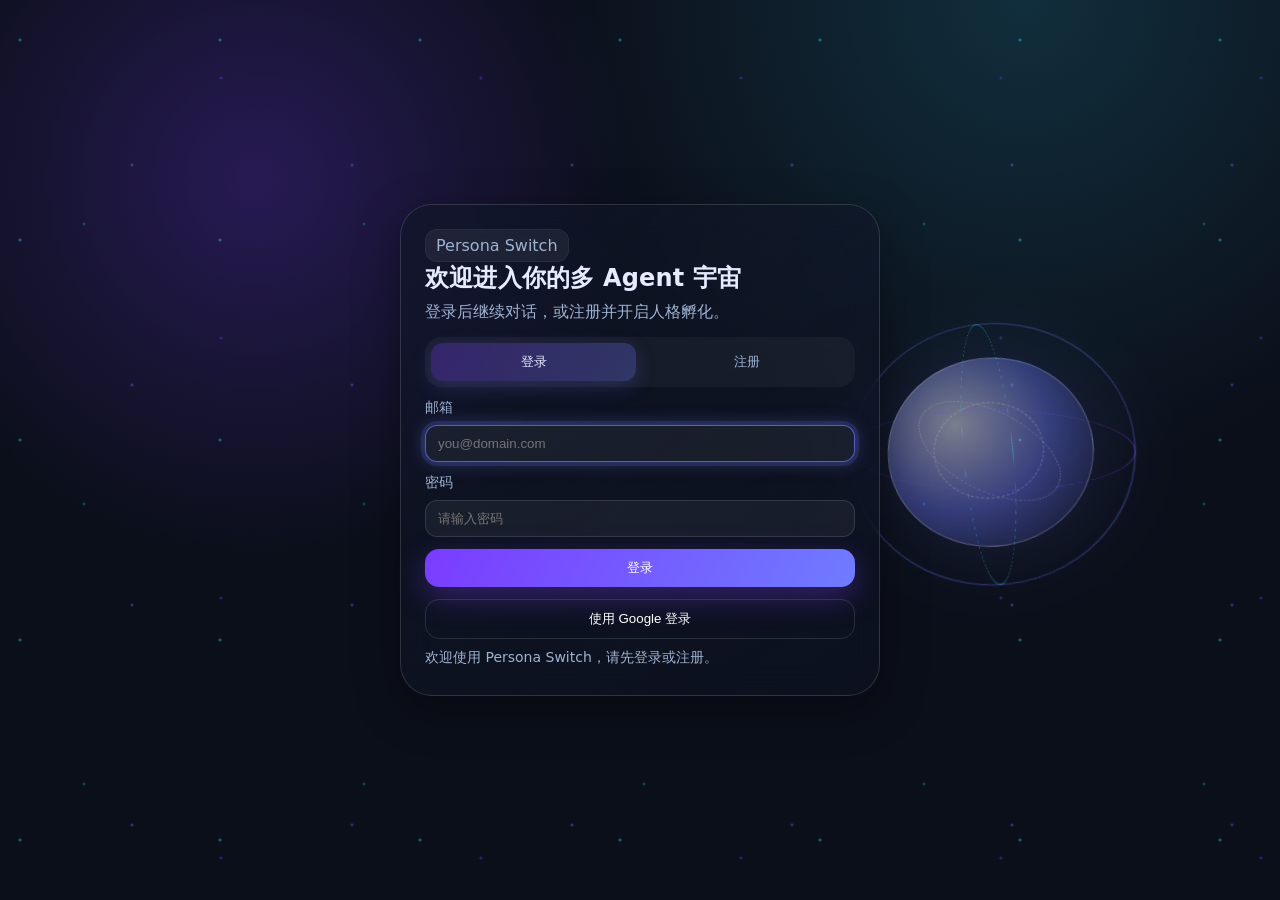
<file: index.html>
<!DOCTYPE html>
<html lang="zh-CN">
<head>
  <meta charset="UTF-8" />
  <meta name="viewport" content="width=device-width, initial-scale=1.0" />
  <title>Persona Switch · 多 Agent 决策辅助</title>
  <link rel="stylesheet" href="./style.css?v=20260307-8" />
</head>
<body>
  <div id="auth-screen" class="auth-screen">
    <div class="particle-layer" aria-hidden="true"></div>
    <div class="seed-3d" aria-hidden="true">
      <div class="seed-core"></div>
      <div class="seed-ring ring-a"></div>
      <div class="seed-ring ring-b"></div>
      <div class="seed-ring ring-c"></div>
      <div class="seed-wire wire-a"></div>
      <div class="seed-wire wire-b"></div>
    </div>
    <section class="auth-card glass">
      <div class="auth-head">
        <div class="pill">Persona Switch</div>
        <h2>欢迎进入你的多 Agent 宇宙</h2>
        <p class="sub">登录后继续对话，或注册并开启人格孵化。</p>
      </div>

      <div class="auth-tabs" role="tablist" aria-label="登录注册切换">
        <button class="tab active" id="tab-login" data-tab="login">登录</button>
        <button class="tab" id="tab-register" data-tab="register">注册</button>
      </div>

      <form id="form-login" class="auth-form active" novalidate>
        <label>
          邮箱
          <input type="email" id="login-email" placeholder="you@domain.com" required />
        </label>
        <label>
          密码
          <input type="password" id="login-password" placeholder="请输入密码" required minlength="6" />
        </label>
        <button class="btn breathe" type="submit">登录</button>
        <button class="btn ghost google" type="button" id="btn-google">使用 Google 登录</button>
      </form>

      <form id="form-register" class="auth-form" novalidate>
        <label>
          邮箱
          <input type="email" id="register-email" placeholder="you@domain.com" required />
        </label>
        <label>
          密码
          <input type="password" id="register-password" placeholder="至少 6 位" required minlength="6" />
        </label>
        <label>
          昵称
          <input type="text" id="register-nickname" placeholder="给自己起个名字" required />
        </label>
        <button class="btn breathe" type="submit">注册并进入人格孵化</button>
      </form>

      <div id="auth-feedback" class="auth-feedback" aria-live="polite"></div>
    </section>
  </div>

  <header class="topbar app-shell hidden">
    <div class="logo pill">Persona Switch · Alpha</div>
    <nav>
      <a href="#incubate">孵化室</a>
      <a href="#dialog">多 Agent 对话</a>
      <a href="#matrix">决策矩阵</a>
    </nav>
    <div class="top-actions">
      <select class="profile-select">
        <option>当前人格档案 · 默认</option>
        <option>创业者档案</option>
        <option>投资者档案</option>
      </select>
      <button class="btn ghost" id="btn-back-login" type="button">返回登录页</button>
    </div>
  </header>

  <main class="app-shell hidden">
    <section id="hero" class="section hero">
      <div>
        <div class="pill">人格驱动 · 多视角决策</div>
        <h1>Persona Switch</h1>
        <p class="sub">基于你的个性孵化 3-5 个偏移 Agent，提供共生辩论与决策矩阵，帮助你看见更全面的自己。</p>
        <div class="actions">
          <button class="btn" id="btn-incubate">开始孵化</button>
          <a class="btn ghost" href="./principle.html">查看原理</a>
        </div>
        <div class="badges">
          <span class="pill">同源异相</span>
          <span class="pill">思想内窥镜</span>
          <span class="pill">共生协作网络</span>
        </div>
      </div>
      <div class="hero-visual card">
        <div class="iridescent-stage">
          <div class="iridescent-sphere">
            <div class="blob b1"></div>
            <div class="blob b2"></div>
            <div class="blob b3"></div>
            <div class="caustic"></div>
          </div>
        </div>
        <div class="hint">人格种子分裂 → 多 Agent</div>
      </div>
    </section>

    <section id="incubate" class="section">
      <div class="card incubator">
        <div class="incubator-header">
          <div>
            <h2>孵化你的 Agent 宇宙</h2>
            <p class="sub">完成 6 步：基础信息、人格罗盘、价值观、经历锚点、情境测试、Agent 定制。</p>
          </div>
        </div>

        <div class="incubator-stepper" id="incubate-stepper">
          <button class="step-chip active" data-jump-step="1">1 基础信息</button>
          <button class="step-chip" data-jump-step="2">2 人格罗盘</button>
          <button class="step-chip" data-jump-step="3">3 价值观</button>
          <button class="step-chip" data-jump-step="4">4 经历锚点</button>
          <button class="step-chip" data-jump-step="5">5 情境测试</button>
          <button class="step-chip" data-jump-step="6">6 Agent孵化</button>
        </div>

        <div class="incubator-layout">
          <div class="incubator-main">
            <div class="step-state step-state-inline">
              <span id="incubate-step-text">步骤 1/6：基础信息</span>
              <div class="step-progress"><div id="incubate-progress-fill"></div></div>
            </div>
            <div class="incubator-body">
              <div class="incubate-step active" data-step="1">
                <h3>基础信息与身份锚点</h3>
                <p class="sub">建立基础人口学与语言风格基线。</p>
                <div class="grid two">
                  <div class="card identity-anchor-card">
                    <h4>身份锚点</h4>
                    <p class="sub">无需上传头像，系统将基于你的输入自动构建初始人格雏形。</p>
                    <div class="identity-orb">
                      <div class="identity-grid" aria-hidden="true"></div>
                      <div class="identity-halo halo-a" aria-hidden="true"></div>
                      <div class="identity-halo halo-b" aria-hidden="true"></div>
                      <div class="identity-avatar" aria-hidden="true">
                        <span class="avatar-head"></span>
                        <span class="avatar-torso"></span>
                        <span class="avatar-arm arm-left"></span>
                        <span class="avatar-arm arm-right"></span>
                      </div>
                      <span class="identity-particle p1" aria-hidden="true"></span>
                      <span class="identity-particle p2" aria-hidden="true"></span>
                      <span class="identity-particle p3" aria-hidden="true"></span>
                      <span class="identity-particle p4" aria-hidden="true"></span>
                    </div>
                    <div class="identity-tags">
                      <span class="pill" id="tag-base-age">年龄：26</span>
                      <span class="pill" id="tag-base-job">职业：待填写</span>
                      <span class="pill" id="tag-base-style">风格：待分析</span>
                    </div>
                  </div>
                  <div class="card base-form-card">
                    <div class="trait-list">
                      <label>昵称 <input id="base-nickname" type="text" placeholder="请输入昵称（必填）" /><span></span></label>
                      <label>年龄 <input id="base-age" type="range" min="12" max="80" value="26" /><span id="val-base-age">26</span></label>
                      <label>性别
                        <select id="base-gender">
                          <option value="">不愿透露</option>
                          <option>男性</option>
                          <option>女性</option>
                          <option>非二元</option>
                        </select>
                        <span></span>
                      </label>
                      <label>职业 <input id="base-job" type="text" placeholder="如：产品经理 / 开发者" /><span></span></label>
                      <label>教育 <select id="base-edu"><option>本科</option><option>大专</option><option>硕士</option><option>博士</option><option>其他</option></select><span></span></label>
                      <label>地理位置 <input id="base-location" type="text" placeholder="国家 / 时区（可选）" /><span></span></label>
                    </div>
                    <textarea id="base-intro" rows="2" placeholder="用一句话描述自己（语言风格会用于初步分析）"></textarea>
                  </div>
                </div>
                <div class="input-progress-panel">
                  <div class="input-progress-head">
                    <span>信息输入进度</span>
                    <span id="base-info-progress-text">0/5 完成</span>
                  </div>
                  <div class="step-progress"><div id="base-info-progress-fill"></div></div>
                </div>
              </div>

              <div class="incubate-step" data-step="2">
                <div class="grid two">
                  <div class="card radar-panel">
                    <h3>五维人格罗盘</h3>
                    <p class="sub">拖动顶点或滑块，定义你的基准人格。</p>
                    <div class="radar-wrap">
                      <svg id="persona-radar" viewBox="0 0 320 320" aria-label="五维人格雷达图">
                        <g id="radar-grid"></g>
                        <polygon id="radar-value" points=""></polygon>
                        <g id="radar-handles"></g>
                      </svg>
                    </div>
                  </div>
                  <div class="card">
                    <h3>维度微调</h3>
                    <div class="trait-list">
                      <label>理性-感性 <input id="trait-rationality" type="range" min="0" max="100" value="68" /><span id="val-rationality">68</span></label>
                      <label>稳健-冒险 <input id="trait-risk" type="range" min="0" max="100" value="44" /><span id="val-risk">44</span></label>
                      <label>利己-利他 <input id="trait-altruism" type="range" min="0" max="100" value="55" /><span id="val-altruism">55</span></label>
                      <label>短期-长期 <input id="trait-horizon" type="range" min="0" max="100" value="62" /><span id="val-horizon">62</span></label>
                      <label>依赖-自主 <input id="trait-autonomy" type="range" min="0" max="100" value="58" /><span id="val-autonomy">58</span></label>
                    </div>
                    <div id="radar-meaning" class="suggest-card">你当前偏向理性与长期导向。</div>
                  </div>
                </div>
              </div>

              <div class="incubate-step" data-step="3">
                <h3>价值观罗盘与人生原则</h3>
                <p class="sub">拖拽排序核心价值观，并补充你的原则陈述。</p>
                <div class="grid two">
                  <div class="card">
                    <h4>价值观排序</h4>
                    <div id="value-sort-list" class="value-sort-list"></div>
                  </div>
                  <div class="card">
                    <h4>原则陈述</h4>
                    <textarea id="principle-1" rows="2" placeholder="我始终坚持..."></textarea>
                    <textarea id="principle-2" rows="2" placeholder="当我面临冲突时，我会..."></textarea>
                    <div class="trait-list">
                      <label>过程正义 vs 结果正义 <input id="principle-justice" type="range" min="0" max="100" value="52" /><span id="val-principle-justice">52</span></label>
                      <label>集体利益 vs 个人利益 <input id="principle-collective" type="range" min="0" max="100" value="48" /><span id="val-principle-collective">48</span></label>
                    </div>
                  </div>
                </div>
              </div>

              <div class="incubate-step" data-step="4">
                <h3>关键经历与决策锚点</h3>
                <p class="sub">添加经历节点，构建你的长期记忆锚点。</p>
                <div class="experience-grid" id="experience-grid"></div>
                <div class="grid two slim" style="margin-top: 12px;">
                  <input id="experience-note" placeholder="为当前选中的经历补充一句描述..." />
                  <div id="selected-exp-list" class="selected-exp-list"></div>
                </div>
                <div class="card mini-form">
                  <h4>新增经历</h4>
                  <div class="grid two slim">
                    <input id="timeline-title" placeholder="经历标题" />
                    <input id="timeline-year" type="number" placeholder="年份" />
                    <input id="timeline-desc" placeholder="描述（100字内）" />
                    <select id="timeline-result"><option>成功</option><option>失败</option><option>中立</option></select>
                  </div>
                  <button class="btn ghost" id="btn-add-timeline" type="button">添加到时间轴</button>
                  <div id="timeline-list" class="timeline-list"></div>
                </div>
              </div>

              <div class="incubate-step" data-step="5">
                <h3>决策风格测试（情境模拟）</h3>
                <p class="sub">选择你在情境中的偏好，系统将微调Agent偏移。</p>
                <div id="scenario-list" class="scenario-list"></div>
              </div>

              <div class="incubate-step" data-step="6">
                <div class="grid two-left">
                  <div class="card">
                    <h3>Agent 宇宙孵化池</h3>
                    <p class="sub">点击光球编辑偏移与昵称，可新增至最多 5 个 Agent。</p>
                    <div id="incubator-pool" class="incubator-pool"></div>
                    <div class="actions">
                      <button id="btn-add-agent" class="btn ghost" type="button">新增 Agent</button>
                      <button id="btn-random-agent" class="btn ghost" type="button">随机生成</button>
                    </div>
                  </div>
                  <div class="card">
                    <h3>Agent 定制面板</h3>
                    <p class="sub">实时预览 3D 形象变化（表情/配饰）。</p>
                    <div class="agent-preview-wrap">
                      <div class="agent-preview-avatar" id="agent-preview-avatar">
                        <span class="preview-fallback">3D</span>
                      </div>
                      <div class="agent-preview-meta">
                        <div class="pill" id="agent-preview-style">中性风格</div>
                        <div class="pill" id="agent-preview-accessory">配饰：标准环</div>
                      </div>
                    </div>
                    <div class="trait-list">
                      <label>Agent 名称 <input id="custom-agent-name" type="text" placeholder="输入 Agent 名称" /><span></span></label>
                      <label>理性偏移 <input id="offset-rationality" type="range" min="-40" max="40" value="0" /><span id="val-offset-rationality">0</span></label>
                      <label>冒险偏移 <input id="offset-risk" type="range" min="-40" max="40" value="0" /><span id="val-offset-risk">0</span></label>
                      <label>情绪偏移 <input id="offset-emotion" type="range" min="-40" max="40" value="0" /><span id="val-offset-emotion">0</span></label>
                    </div>
                  </div>
                </div>
              </div>
            </div>

            <div class="incubator-footer">
              <button class="btn ghost" id="btn-prev-step" type="button">上一步</button>
              <button class="btn ghost" id="btn-skip-step" type="button">跳过</button>
              <button class="btn" id="btn-next-step" type="button">下一步</button>
              <button class="btn alt hidden" id="btn-complete-incubate" type="button">完成孵化</button>
            </div>
          </div>

          <aside class="incubator-side card">
            <h4>3D 预览区</h4>
            <p class="sub">随着输入动态生长的人格种子</p>
            <div id="incubator-seed-preview" class="incubator-seed-preview">
              <div class="seed-core"></div>
              <div class="seed-ring ring-a"></div>
              <div class="seed-ring ring-b"></div>
              <div class="seed-ring ring-c"></div>
            </div>
            <div id="incubator-seed-hint" class="suggest-card">当前阶段：基础信息构建中</div>
          </aside>
        </div>
      </div>
    </section>

    <section id="dialog" class="section dialog-shell">
      <div id="app-particles" class="app-particles" aria-hidden="true"></div>
      <aside class="dialog-left glass-panel">
        <div class="left-head">
          <h3>Agent 边栏</h3>
          <p class="sub">可启用、聚焦、排序、编辑</p>
        </div>
        <div id="agent-list" class="agent-sidebar-list"></div>
        <div class="left-foot">
          <button class="btn ghost" id="btn-new-agent">+ 新建Agent</button>
          <button class="btn ghost" id="btn-edit-agent">编辑Agent</button>
        </div>
      </aside>

      <div class="dialog-center glass-panel">
        <div class="dialog-topbar">
          <div>
            <h3 id="dialog-title">多Agent协作会话</h3>
            <span class="sub" id="dialog-time">--:--</span>
          </div>
          <div class="status-group">
            <span class="pill" id="net-status">网络：已连接</span>
            <button class="btn ghost" id="btn-view-matrix">查看决策矩阵</button>
          </div>
        </div>

        <div class="dialog-stage-wrap">
          <div id="dialog-3d-stage" class="dialog-3d-stage"></div>
        </div>

        <div class="decision-setup glass-panel">
          <div class="decision-setup-head">
            <h4>决策窗口</h4>
            <button class="btn ghost" id="btn-sync-decision" type="button">同步到决策分析</button>
          </div>
          <div class="decision-setup-grid">
            <input id="decision-topic" type="text" placeholder="输入当前要决策的问题（例如：本周是否扩大投放）" />
            <input id="decision-option-a" type="text" placeholder="方案A" />
            <input id="decision-option-b" type="text" placeholder="方案B" />
            <input id="decision-option-c" type="text" placeholder="方案C" />
          </div>
        </div>

        <div class="bubbles chat-stream" id="chat-area"></div>

        <div class="composer-shell">
          <div class="quick-bar">
            <button class="quick-btn" id="btn-mention">@指定Agent</button>
            <div class="mention-picker hidden" id="mention-picker">
              <div class="mention-picker-title">指定回复 Agent</div>
              <div class="mention-picker-list" id="mention-picker-list"></div>
            </div>
            <button class="quick-btn" id="btn-debate">发起辩论</button>
            <button class="quick-btn" id="btn-upload">上传文件</button>
          </div>
          <div class="question-bar">
            <textarea id="user-input" rows="1" placeholder="输入问题，Enter发送，Shift+Enter换行"></textarea>
            <button class="btn" id="btn-send">发送</button>
          </div>
        </div>
      </div>

      <aside id="insight-panel" class="dialog-right collapsed glass-panel">
        <button class="right-handle" id="btn-toggle-insight" title="展开决策速览">📊 决策速览</button>
        <div class="right-content">
          <h4>实时观点聚类</h4>
          <div id="cluster-list" class="cluster-list"></div>
          <h4>快速风险评分</h4>
          <div id="mini-heatmap" class="mini-heatmap"></div>
          <h4>建议下一步</h4>
          <div id="next-suggestion" class="suggest-card">让理性Agent与冒险Agent辩论一次。</div>
        </div>
      </aside>
    </section>

    <section id="matrix" class="section decision-shell">
      <div class="decision-topbar glass-panel">
        <button class="btn ghost" id="btn-back-dialog">← 返回对话</button>
        <h3>决策分析报告</h3>
        <div class="actions">
          <button class="btn ghost" id="btn-refresh-report">🔄 刷新</button>
          <button class="btn" id="btn-export-report">📥 导出</button>
        </div>
      </div>

      <div class="decision-grid">
        <div class="card decision-col">
          <h4>观点聚类</h4>
          <div class="cluster-block consensus">
            <div class="cluster-title" id="consensus-title">共识点 (0)</div>
            <div id="consensus-list"></div>
          </div>
          <div class="cluster-block divergence">
            <div class="cluster-title" id="divergence-title">分歧点 (0)</div>
            <div id="divergence-list"></div>
          </div>
        </div>

        <div class="card decision-col">
          <div class="heat-head">
            <h4>风险热力图</h4>
            <select id="risk-view-mode">
              <option value="avg">平均风险</option>
              <option value="divergence">分歧风险</option>
            </select>
          </div>
          <div id="risk-matrix-grid" class="risk-matrix-grid"></div>
          <div class="weight-controls">
            <label>财务权重 <input type="range" id="w-finance" min="0" max="100" value="40" /></label>
            <label>情感权重 <input type="range" id="w-emotion" min="0" max="100" value="25" /></label>
            <label>时间权重 <input type="range" id="w-time" min="0" max="100" value="35" /></label>
          </div>
          <div id="risk-detail" class="risk-detail">点击热力格查看评分详情。</div>
        </div>

        <div class="card decision-col">
          <div class="tree-head">
            <h4>决策路径树</h4>
            <button class="btn ghost" id="btn-auto-layout">自动布局</button>
          </div>
          <div id="decision-tree" class="decision-tree"></div>
          <button class="btn ghost" id="btn-export-tree">导出PNG</button>
        </div>
      </div>

      <div class="decision-bottom-bar glass-panel">
        <button class="btn alt" id="btn-generate-report">生成报告</button>
        <button class="btn ghost" id="btn-continue-chat">返回对话继续讨论</button>
      </div>
    </section>

    <div id="report-modal" class="report-modal hidden">
      <div class="report-modal-body glass-panel">
        <h3>报告预览</h3>
        <p class="sub">包含聚类、热力图、路径树与用户注释。</p>
        <textarea id="report-title" rows="1">多Agent决策分析报告</textarea>
        <div class="report-actions">
          <button class="btn" id="btn-download-pdf">下载PDF</button>
          <button class="btn ghost" id="btn-share-report">分享链接</button>
          <button class="btn ghost" id="btn-copy-report">复制内容</button>
          <button class="btn ghost" id="btn-close-report">关闭</button>
        </div>
      </div>
    </div>
  </main>

  <footer class="section app-shell hidden">
    <p class="muted">Persona Switch · 基于人格的多 Agent 决策辅助 · 蓝紫科技感原型</p>
  </footer>

  <script type="module" src="./three-preview.js?v=20260307-8"></script>
  <script type="module" src="./dialog-visuals.js?v=20260307-8"></script>
  <script src="./app.js?v=20260307-10"></script>
</body>
</html>
</file>
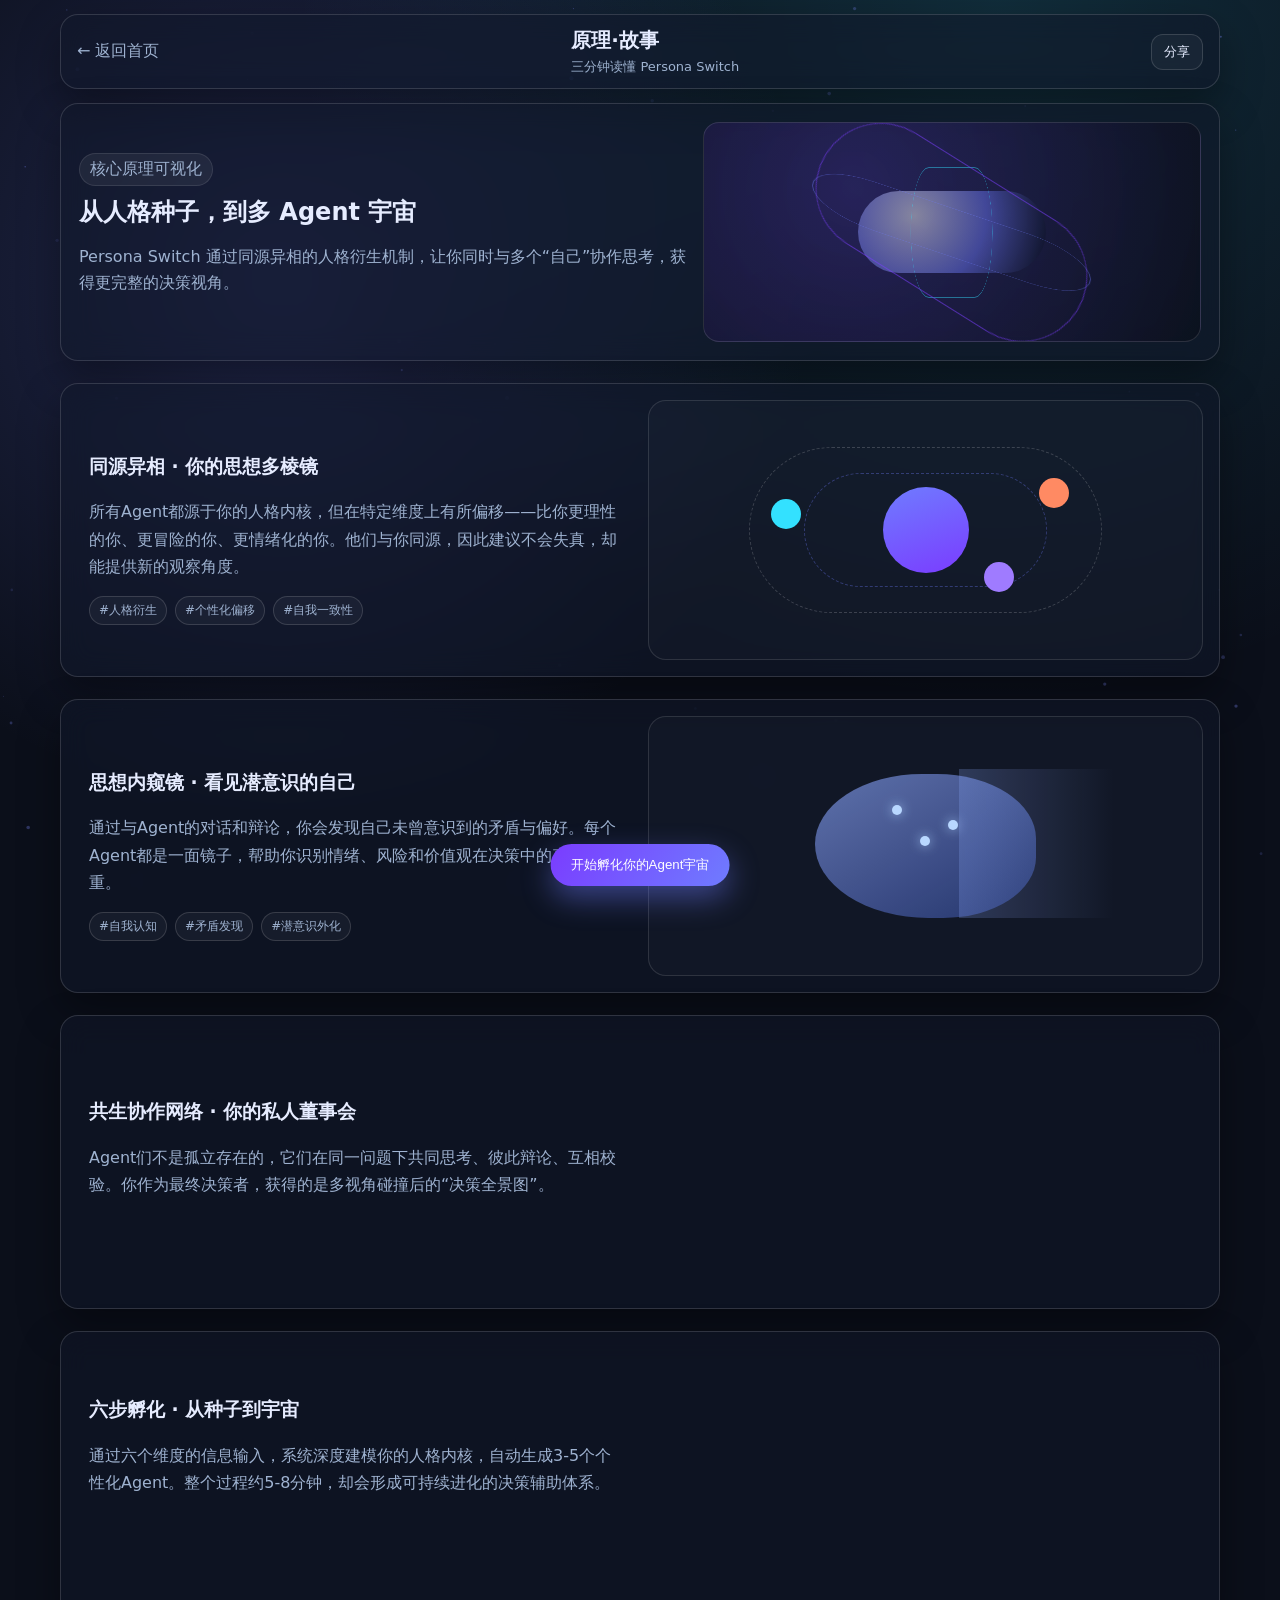
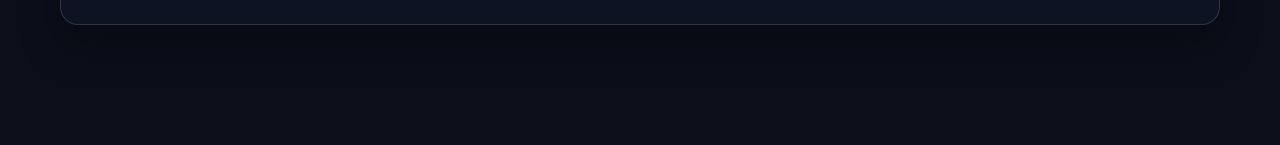
<file: principle.html>
<!DOCTYPE html>
<html lang="zh-CN">
<head>
  <meta charset="UTF-8" />
  <meta name="viewport" content="width=device-width, initial-scale=1.0" />
  <title>原理·故事 | Persona Switch</title>
  <link rel="stylesheet" href="./principle.css" />
</head>
<body>
  <canvas id="bg-particles" aria-hidden="true"></canvas>

  <header class="topbar glass">
    <a class="back" href="./index.html">← 返回首页</a>
    <div>
      <h1>原理·故事</h1>
      <p>三分钟读懂 Persona Switch</p>
    </div>
    <button id="btn-share" class="ghost-btn" type="button">分享</button>
  </header>

  <main class="container">
    <section class="hero glass reveal">
      <div>
        <span class="chip">核心原理可视化</span>
        <h2>从人格种子，到多 Agent 宇宙</h2>
        <p>Persona Switch 通过同源异相的人格衍生机制，让你同时与多个“自己”协作思考，获得更完整的决策视角。</p>
      </div>
      <div class="seed-3d" title="人格种子">
        <span class="core"></span>
        <span class="ring ring-a"></span>
        <span class="ring ring-b"></span>
        <span class="ring ring-c"></span>
      </div>
    </section>

    <section class="chapter row-unified glass reveal" id="chapter-1">
      <div class="chapter-inner">
        <article class="text">
          <h3>同源异相 · 你的思想多棱镜</h3>
          <p>所有Agent都源于你的人格内核，但在特定维度上有所偏移——比你更理性的你、更冒险的你、更情绪化的你。他们与你同源，因此建议不会失真，却能提供新的观察角度。</p>
          <div class="tags">
            <span>#人格衍生</span>
            <span>#个性化偏移</span>
            <span>#自我一致性</span>
          </div>
        </article>
        <div class="viz viz-homology" title="同源异相">
        <div class="orbit o1"></div>
        <div class="orbit o2"></div>
        <div class="planet p-main"></div>
        <div class="planet p1"></div>
        <div class="planet p2"></div>
        <div class="planet p3"></div>
        </div>
      </div>
    </section>

    <section class="chapter row-unified glass reveal reverse" id="chapter-2">
      <div class="chapter-inner">
        <article class="text">
          <h3>思想内窥镜 · 看见潜意识的自己</h3>
          <p>通过与Agent的对话和辩论，你会发现自己未曾意识到的矛盾与偏好。每个Agent都是一面镜子，帮助你识别情绪、风险和价值观在决策中的真实权重。</p>
          <div class="tags">
            <span>#自我认知</span>
            <span>#矛盾发现</span>
            <span>#潜意识外化</span>
          </div>
        </article>
        <div class="viz viz-mirror" title="思想内窥镜">
        <div class="brain-shell"></div>
        <div class="pulse-dot d1"></div>
        <div class="pulse-dot d2"></div>
        <div class="pulse-dot d3"></div>
        <div class="projection"></div>
        </div>
      </div>
    </section>

    <section class="chapter row-unified glass reveal" id="chapter-3">
      <div class="chapter-inner">
        <article class="text">
          <h3>共生协作网络 · 你的私人董事会</h3>
          <p>Agent们不是孤立存在的，它们在同一问题下共同思考、彼此辩论、互相校验。你作为最终决策者，获得的是多视角碰撞后的“决策全景图”。</p>
          <div class="tags">
            <span>#多智能体协作</span>
            <span>#观点碰撞</span>
            <span>#集体智慧</span>
          </div>
        </article>
        <div class="viz viz-network" title="共生协作网络">
        <div class="hub"></div>
        <div class="node n1"></div>
        <div class="node n2"></div>
        <div class="node n3"></div>
        <div class="node n4"></div>
        <div class="link l1"></div>
        <div class="link l2"></div>
        <div class="link l3"></div>
        <div class="link l4"></div>
        </div>
      </div>
    </section>

    <section class="chapter row-unified glass reveal reverse" id="chapter-4">
      <div class="chapter-inner">
        <article class="text">
          <h3>六步孵化 · 从种子到宇宙</h3>
          <p>通过六个维度的信息输入，系统深度建模你的人格内核，自动生成3-5个个性化Agent。整个过程约5-8分钟，却会形成可持续进化的决策辅助体系。</p>
          <div class="tags steps">
            <button class="step-tag" data-step="1" type="button">①基础信息</button>
            <button class="step-tag" data-step="2" type="button">②人格罗盘</button>
            <button class="step-tag" data-step="3" type="button">③价值观排序</button>
            <button class="step-tag" data-step="4" type="button">④关键经历</button>
            <button class="step-tag" data-step="5" type="button">⑤情境测试</button>
            <button class="step-tag" data-step="6" type="button">⑥Agent定制</button>
          </div>
        </article>
        <div class="viz viz-timeline" title="六步孵化流程">
        <div class="line"></div>
        <div class="stage s1">①</div>
        <div class="stage s2">②</div>
        <div class="stage s3">③</div>
        <div class="stage s4">④</div>
        <div class="stage s5">⑤</div>
        <div class="stage s6">⑥</div>
        </div>
      </div>
    </section>
  </main>

  <button id="btn-start-incubate" class="cta-fixed" type="button">开始孵化你的Agent宇宙</button>

  <dialog id="step-dialog" class="step-dialog">
    <h4 id="step-dialog-title">步骤说明</h4>
    <p id="step-dialog-content"></p>
    <button class="ghost-btn" id="btn-close-step" type="button">关闭</button>
  </dialog>

  <script src="./principle.js"></script>
</body>
</html>
</file>
<file: style.css>
:root {
  --bg: #0b0f1a;
  --panel: rgba(255, 255, 255, 0.04);
  --glass: rgba(255, 255, 255, 0.08);
  --stroke: rgba(255, 255, 255, 0.12);
  --glow1: #7a3cff;
  --glow2: #6f7cff;
  --glow3: #33e1ff;
  --text: #e6ecff;
  --muted: #9fb3d1;
  --danger: #ff5f8a;
  --shadow: 0 14px 45px rgba(0, 0, 0, 0.35);
}

* { box-sizing: border-box; }
body {
  margin: 0;
  font-family: "Inter", "HarmonyOS Sans", system-ui, -apple-system;
  background: radial-gradient(circle at 20% 20%, rgba(122, 60, 255, 0.25), transparent 30%),
              radial-gradient(circle at 80% 0%, rgba(51, 225, 255, 0.15), transparent 35%),
              var(--bg);
  color: var(--text);
  min-height: 100vh;
  overflow-x: hidden;
}
.hidden { display: none !important; }

.auth-screen {
  position: relative;
  min-height: 100vh;
  display: grid;
  place-items: center;
  overflow: hidden;
  perspective: 1200px;
}

.particle-layer {
  position: absolute;
  inset: 0;
  background-image:
    radial-gradient(circle at 10% 20%, rgba(51, 225, 255, 0.5) 0 1px, transparent 2px),
    radial-gradient(circle at 85% 30%, rgba(122, 60, 255, 0.45) 0 1px, transparent 2px),
    radial-gradient(circle at 60% 75%, rgba(111, 124, 255, 0.45) 0 1px, transparent 2px),
    radial-gradient(circle at 30% 80%, rgba(51, 225, 255, 0.3) 0 1px, transparent 2px);
  background-size: 200px 200px, 260px 260px, 220px 220px, 280px 280px;
  animation: drift 16s linear infinite;
  opacity: 0.75;
}
@keyframes drift {
  0% { transform: translateY(0); }
  50% { transform: translateY(-15px); }
  100% { transform: translateY(0); }
}

.seed-3d {
  position: absolute;
  width: 380px;
  height: 380px;
  right: 8vw;
  top: 50%;
  transform: translateY(-50%) rotateX(18deg) rotateY(-18deg);
  filter: drop-shadow(0 0 35px rgba(111, 124, 255, 0.35));
}
.seed-core {
  position: absolute;
  inset: 24%;
  border-radius: 999px;
  background: radial-gradient(circle at 35% 35%, rgba(255, 255, 255, 0.42), rgba(111, 124, 255, 0.35), rgba(12, 16, 32, 0.65));
  border: 1px solid rgba(255, 255, 255, 0.22);
  animation: coreRotate 8s linear infinite;
  backdrop-filter: blur(2px);
}
.seed-ring {
  position: absolute;
  inset: 14%;
  border: 1px solid rgba(122, 60, 255, 0.5);
  border-radius: 999px;
}
.ring-a { transform: rotateX(72deg) rotateY(6deg); animation: ringA 10s linear infinite; }
.ring-b { transform: rotateY(80deg) rotateZ(20deg); border-color: rgba(51, 225, 255, 0.45); animation: ringB 11s linear infinite reverse; }
.ring-c { transform: rotateZ(30deg); border-color: rgba(111, 124, 255, 0.45); animation: ringC 9s linear infinite; }
.seed-wire {
  position: absolute;
  border: 1px dashed rgba(255, 255, 255, 0.25);
  border-radius: 999px;
}
.wire-a {
  inset: 30%;
  transform: rotateX(52deg) rotateY(30deg);
  animation: wireA 7s linear infinite;
}
.wire-b {
  inset: 36%;
  transform: rotateX(18deg) rotateZ(20deg);
  animation: wireB 9s linear infinite reverse;
}
@keyframes coreRotate {
  0% { transform: rotate3d(1, 1, 0, 0deg) scale(1); }
  50% { transform: rotate3d(1, 1, 0, 180deg) scale(1.06); }
  100% { transform: rotate3d(1, 1, 0, 360deg) scale(1); }
}
@keyframes ringA { from { transform: rotateX(72deg) rotateY(0deg); } to { transform: rotateX(72deg) rotateY(360deg); } }
@keyframes ringB { from { transform: rotateY(80deg) rotateZ(0deg); } to { transform: rotateY(80deg) rotateZ(360deg); } }
@keyframes ringC { from { transform: rotateZ(0deg); } to { transform: rotateZ(360deg); } }
@keyframes wireA { from { transform: rotateX(52deg) rotateY(0deg); } to { transform: rotateX(52deg) rotateY(360deg); } }
@keyframes wireB { from { transform: rotateX(18deg) rotateZ(0deg); } to { transform: rotateX(18deg) rotateZ(360deg); } }

.auth-card {
  width: min(480px, calc(100vw - 36px));
  border-radius: 32px;
  padding: 24px;
  animation: cardIn 700ms cubic-bezier(0.2, 0.85, 0.25, 1) both;
}
.glass {
  background: linear-gradient(140deg, rgba(16, 22, 40, 0.7), rgba(16, 22, 40, 0.35));
  border: 1px solid rgba(255, 255, 255, 0.14);
  box-shadow: var(--shadow);
  backdrop-filter: blur(18px);
}
@keyframes cardIn {
  from { opacity: 0; transform: translateY(26px) scale(0.98); }
  to { opacity: 1; transform: translateY(0) scale(1); }
}

.auth-head h2 { margin-bottom: 8px; }
.auth-tabs {
  display: grid;
  grid-template-columns: 1fr 1fr;
  gap: 8px;
  background: rgba(255, 255, 255, 0.04);
  border-radius: 16px;
  padding: 6px;
  margin: 14px 0 12px;
}
.tab {
  border: none;
  padding: 10px 0;
  border-radius: 12px;
  cursor: pointer;
  color: var(--muted);
  background: transparent;
  transition: all 0.2s ease;
}
.tab.active {
  color: var(--text);
  background: linear-gradient(120deg, rgba(122, 60, 255, 0.28), rgba(111, 124, 255, 0.28));
  box-shadow: 0 6px 20px rgba(111, 124, 255, 0.2);
}

.auth-form { display: none; gap: 12px; }
.auth-form.active { display: grid; }
.auth-form label {
  display: grid;
  gap: 8px;
  color: var(--muted);
  font-size: 14px;
}

input:focus, select:focus {
  outline: none;
  border-color: rgba(111, 124, 255, 0.7);
  box-shadow: 0 0 0 4px rgba(111, 124, 255, 0.15), 0 0 18px rgba(111, 124, 255, 0.35);
  animation: borderFlow 1.2s linear infinite;
}
@keyframes borderFlow {
  0% { box-shadow: 0 0 0 4px rgba(111, 124, 255, 0.15), 0 0 18px rgba(111, 124, 255, 0.25); }
  50% { box-shadow: 0 0 0 4px rgba(122, 60, 255, 0.15), 0 0 18px rgba(122, 60, 255, 0.35); }
  100% { box-shadow: 0 0 0 4px rgba(51, 225, 255, 0.15), 0 0 18px rgba(51, 225, 255, 0.35); }
}

.breathe {
  animation: breathe 2.2s ease-in-out infinite;
}
@keyframes breathe {
  0% { box-shadow: 0 10px 30px rgba(122, 60, 255, 0.32); }
  50% { box-shadow: 0 16px 42px rgba(111, 124, 255, 0.45); }
  100% { box-shadow: 0 10px 30px rgba(122, 60, 255, 0.32); }
}

.google {
  color: var(--text);
  border-color: rgba(255, 255, 255, 0.2);
}

.auth-feedback {
  min-height: 22px;
  margin-top: 10px;
  font-size: 14px;
  color: var(--muted);
}
.auth-feedback.ok { color: #58f4c6; }
.auth-feedback.error { color: #ff8da8; }

a { color: var(--text); text-decoration: none; }

.topbar {
  position: sticky; top: 0; z-index: 10;
  backdrop-filter: blur(18px);
  background: linear-gradient(90deg, rgba(12,16,32,0.8), rgba(12,16,32,0.35));
  border-bottom: 1px solid var(--stroke);
  display: flex; align-items: center; justify-content: space-between;
  gap: 14px;
  padding: 12px 24px;
}
nav a { color: var(--muted); margin-right: 16px; }
nav a:hover { color: var(--text); }

.top-actions {
  display: flex;
  align-items: center;
  justify-content: flex-end;
  gap: 10px;
  flex-wrap: nowrap;
  flex-shrink: 0;
}

.profile-select {
  background: var(--glass);
  border: 1px solid var(--stroke);
  border-radius: 12px;
  color: var(--text);
  padding: 8px 10px;
  min-width: 170px;
}

#btn-back-login {
  white-space: nowrap;
  padding: 8px 12px;
  border-radius: 12px;
  font-size: 13px;
}

.btn {
  background: linear-gradient(120deg, var(--glow1), var(--glow2));
  border: none;
  color: white;
  padding: 10px 16px;
  border-radius: 14px;
  box-shadow: 0 10px 30px rgba(122, 60, 255, 0.35);
  cursor: pointer;
  transition: transform 0.1s ease, box-shadow 0.2s ease;
}
.btn:hover { transform: translateY(-1px); box-shadow: 0 18px 40px rgba(122,60,255,0.45); }
.btn.ghost {
  background: transparent;
  border: 1px solid var(--stroke);
  box-shadow: none;
}
.btn.alt {
  background: linear-gradient(120deg, var(--glow3), var(--glow1));
}

.section { padding: 40px clamp(14px, 4vw, 56px); }
.app-shell {
  width: min(1600px, 100%);
  margin: 0 auto;
}
.grid { display: grid; gap: 20px; }
.grid.two { grid-template-columns: 1.3fr 1fr; align-items: stretch; }
.grid.two-left { grid-template-columns: 0.9fr 1.4fr; align-items: stretch; }
.grid.two.slim { grid-template-columns: repeat(2, 1fr); gap: 12px; }

.card {
  background: var(--panel);
  border: 1px solid var(--stroke);
  border-radius: 18px;
  padding: 18px;
  backdrop-filter: blur(12px);
  box-shadow: var(--shadow);
}

h1,h2,h3,h4 { margin: 0 0 12px 0; letter-spacing: 0.2px; }
.sub { color: var(--muted); margin: 0 0 12px 0; }
.muted { color: var(--muted); text-align: center; }
.pill {
  display: inline-flex; align-items: center; gap: 6px;
  padding: 6px 10px; border-radius: 12px;
  background: rgba(255,255,255,0.06); color: var(--muted);
  border: 1px solid rgba(255,255,255,0.05);
}
.actions { display: flex; align-items: center; gap: 10px; flex-wrap: wrap; }
.badges { display: flex; gap: 8px; margin-top: 12px; flex-wrap: wrap; }

.hero {
  display: grid; grid-template-columns: 1.2fr 1fr; gap: 24px; align-items: center;
}
.hero-visual {
  position: relative; min-height: 280px;
  overflow: hidden;
  background: radial-gradient(circle at 20% 10%, rgba(40, 57, 108, 0.35), rgba(6, 10, 20, 0.95));
  border-color: rgba(146, 162, 255, 0.22);
}
.iridescent-stage {
  position: absolute;
  inset: 8%;
  border-radius: 20px;
  display: grid;
  place-items: center;
  background: radial-gradient(circle at 40% 35%, rgba(88, 104, 196, 0.35), rgba(5, 7, 14, 0.92));
  overflow: hidden;
}
.iridescent-sphere {
  width: min(280px, 80%);
  aspect-ratio: 1 / 1;
  border-radius: 50%;
  position: relative;
  background: radial-gradient(circle at 30% 25%, rgba(235, 245, 255, 0.72), rgba(106, 118, 255, 0.48) 28%, rgba(43, 15, 101, 0.72) 62%, rgba(8, 10, 26, 0.96));
  filter: saturate(1.2) contrast(1.08);
  box-shadow:
    0 0 32px rgba(128, 150, 255, 0.38),
    0 0 66px rgba(140, 73, 255, 0.24),
    inset -18px -22px 46px rgba(36, 13, 95, 0.55),
    inset 16px 14px 36px rgba(200, 219, 255, 0.18);
  animation: sphereFloat 7s ease-in-out infinite;
}
.iridescent-sphere::after {
  content: "";
  position: absolute;
  inset: 1.5%;
  border-radius: 50%;
  border: 1px solid rgba(220, 232, 255, 0.14);
}
.blob {
  position: absolute;
  inset: 0;
  border-radius: 50%;
  mix-blend-mode: screen;
  opacity: 0.72;
}
.blob.b1 {
  background: radial-gradient(circle at 68% 22%, rgba(125, 246, 255, 0.8), transparent 35%);
  animation: blobShift1 5.8s ease-in-out infinite;
}
.blob.b2 {
  background: radial-gradient(circle at 24% 70%, rgba(174, 118, 255, 0.72), transparent 38%);
  animation: blobShift2 7.4s ease-in-out infinite;
}
.blob.b3 {
  background: radial-gradient(circle at 45% 48%, rgba(255, 122, 201, 0.5), transparent 34%);
  animation: blobShift3 8.2s ease-in-out infinite;
}
.caustic {
  position: absolute;
  inset: -22%;
  border-radius: 50%;
  background:
    conic-gradient(from 0deg, rgba(111,124,255,0.2), rgba(51,225,255,0.32), rgba(122,60,255,0.22), rgba(255,124,90,0.24), rgba(111,124,255,0.2));
  mix-blend-mode: screen;
  animation: causticSpin 11s linear infinite;
}
@keyframes sphereFloat {
  0%,100% { transform: translateY(0) scale(0.98); }
  50% { transform: translateY(-8px) scale(1.02); }
}
@keyframes blobShift1 {
  0%,100% { transform: translate(0,0) scale(1); }
  50% { transform: translate(8px,-6px) scale(1.08); }
}
@keyframes blobShift2 {
  0%,100% { transform: translate(0,0) scale(1); }
  50% { transform: translate(-9px,8px) scale(1.06); }
}
@keyframes blobShift3 {
  0%,100% { transform: translate(0,0) scale(1); }
  50% { transform: translate(6px,5px) scale(1.05); }
}
@keyframes causticSpin {
  from { transform: rotate(0deg); }
  to { transform: rotate(360deg); }
}
.hint { position:absolute; bottom:12px; left:16px; color:var(--muted); font-size:13px; }

.slider-wrap { display: flex; align-items: center; gap: 8px; color: var(--muted); }
.slider-wrap input { flex: 1; accent-color: var(--glow2); }

.agent-strip {
  display: flex; gap: 12px; overflow-x: auto; padding-bottom: 6px;
}
.agent-strip.tall { flex-wrap: wrap; }
.agent {
  position: relative; width: 110px; padding: 12px; border-radius: 16px;
  background: var(--glass); border: 1px solid var(--stroke); text-align: center;
  cursor: pointer; transition: transform 0.15s ease, border-color 0.15s ease;
}
.agent:hover { transform: translateY(-3px); border-color: var(--glow2); }
.agent .avatar {
  width: 64px; height: 64px; margin: 0 auto 8px; border-radius: 18px;
  background: radial-gradient(circle at 30% 30%, rgba(255,255,255,0.25), transparent 50%),
              linear-gradient(160deg, var(--glow2), var(--glow1));
  box-shadow: 0 12px 28px rgba(111,124,255,0.35), inset 0 0 0 1px rgba(255,255,255,0.1);
}
.agent .pulse {
  position: absolute; inset: -6px; border-radius: 18px; border: 1px solid rgba(111,124,255,0.35);
  animation: pulse 2.8s infinite ease-in-out;
}
@keyframes pulse {
  0% { opacity: 0.5; transform: scale(0.96); }
  50% { opacity: 0.2; transform: scale(1.06); }
  100% { opacity: 0.5; transform: scale(0.96); }
}
.badge { font-size: 12px; color: var(--muted); }

.bubbles {
  display: flex; flex-direction: column; gap: 10px;
  min-height: 240px; max-height: 360px; overflow-y: auto;
}
.bubble {
  max-width: 72%; padding: 14px 16px; border-radius: 16px;
  background: var(--glass); border: 1px solid var(--stroke);
  box-shadow: 0 6px 20px rgba(0,0,0,0.3);
}
.bubble.agent { border-color: rgba(111,124,255,0.5); }
.bubble.user { margin-left: auto; border-color: rgba(51,225,255,0.6); background: rgba(51,225,255,0.08); }

.question-bar { display: flex; gap: 10px; margin-top: 12px; }
input, select, textarea {
  background: rgba(255,255,255,0.05);
  border: 1px solid var(--stroke);
  border-radius: 12px;
  color: var(--text);
  padding: 10px 12px;
  width: 100%;
}
textarea {
  resize: vertical;
  min-height: 70px;
}

.matrix {
  display: grid; grid-template-columns: repeat(auto-fit,minmax(220px,1fr)); gap: 14px;
}
.heat {
  height: 160px; border-radius: 14px;
  background: linear-gradient(180deg, rgba(255,95,138,0.45), rgba(51,225,255,0.08));
  border: 1px solid var(--stroke);
  position: relative; overflow: hidden;
}
.heat::after { content: ""; position: absolute; inset: 0; backdrop-filter: blur(4px); opacity: 0.4; }
.tree { border: 1px dashed var(--stroke); border-radius: 14px; padding: 12px; color: var(--muted); min-height: 110px; }

.hero .pill, .topbar .pill { background: rgba(255,255,255,0.06); }

.incubator {
  padding: 22px;
}
.incubator-stepper {
  display: flex;
  gap: 8px;
  flex-wrap: wrap;
  margin: 10px 0 14px;
}
.step-chip {
  border: 1px solid rgba(255, 255, 255, 0.15);
  color: var(--muted);
  background: rgba(255, 255, 255, 0.03);
  border-radius: 999px;
  padding: 6px 12px;
  cursor: pointer;
}
.step-chip.active {
  color: var(--text);
  border-color: rgba(111, 124, 255, 0.7);
  background: linear-gradient(130deg, rgba(111,124,255,0.25), rgba(122,60,255,0.18));
}
.incubator-layout {
  display: grid;
  grid-template-columns: minmax(0, 1fr) 280px;
  gap: 14px;
  align-items: start;
}
.incubator-main {
  min-width: 0;
}
.incubator-side {
  height: auto;
  position: relative;
  top: auto;
  align-self: start;
  margin-top: 0;
  display: flex;
  flex-direction: column;
  gap: 10px;
}
.incubator-seed-preview {
  --seed-progress: 0;
  --seed-scale: 1;
  --seed-ring-opacity: 0.32;
  --seed-glow-size: 16px;
  --seed-pulse-speed: 2.4s;
  position: relative;
  height: 230px;
  min-height: 220px;
  border-radius: 16px;
  border: 1px solid rgba(255,255,255,0.12);
  overflow: hidden;
  background: radial-gradient(circle at 30% 30%, rgba(122,60,255,0.18), rgba(11,15,26,0.65));
  transition: border-color 0.28s ease, background 0.28s ease, box-shadow 0.28s ease, filter 0.28s ease;
}
#incubator-seed-hint {
  margin-top: auto;
}
.incubator-seed-preview .seed-core {
  position: absolute;
  inset: 27%;
  transform: scale(var(--seed-scale));
  animation-duration: var(--seed-pulse-speed);
  transition: transform 0.25s ease, inset 0.25s ease, filter 0.25s ease;
  filter: saturate(calc(0.95 + var(--seed-progress) * 0.35)) brightness(calc(0.92 + var(--seed-progress) * 0.25));
}
.incubator-seed-preview .seed-ring {
  position: absolute;
  inset: 18%;
  opacity: var(--seed-ring-opacity);
  transition: opacity 0.25s ease, inset 0.25s ease, border-color 0.25s ease, transform 0.25s ease;
}
.incubator-seed-preview.phase-1 .seed-core { inset: 30%; }
.incubator-seed-preview.phase-1 .seed-ring { inset: 23%; }
.incubator-seed-preview.phase-1 .ring-a { border-color: rgba(122, 60, 255, 0.35); }
.incubator-seed-preview.phase-1 .ring-b { border-color: rgba(51, 225, 255, 0.28); }

.incubator-seed-preview.phase-2 .seed-core { inset: 25%; }
.incubator-seed-preview.phase-2 .seed-ring { inset: 17%; }
.incubator-seed-preview.phase-2 .ring-a { border-color: rgba(111, 147, 255, 0.58); }
.incubator-seed-preview.phase-2 .ring-b { border-color: rgba(51, 225, 255, 0.52); }

.incubator-seed-preview.phase-3 .seed-core { inset: 24%; }
.incubator-seed-preview.phase-3 .seed-ring { inset: 15%; }
.incubator-seed-preview.phase-3 {
  background: radial-gradient(circle at 38% 30%, rgba(95, 162, 255, 0.22), rgba(11,15,26,0.72));
}

.incubator-seed-preview.phase-4 .seed-core { inset: 22%; }
.incubator-seed-preview.phase-4 .seed-ring { inset: 13%; }
.incubator-seed-preview.phase-4 .ring-c {
  border-color: rgba(143, 170, 255, 0.62);
}

.incubator-seed-preview.phase-5 .seed-core { inset: 21%; }
.incubator-seed-preview.phase-5 .seed-ring { inset: 11%; }
.incubator-seed-preview.phase-5 {
  background: radial-gradient(circle at 44% 28%, rgba(84, 170, 255, 0.24), rgba(11,15,26,0.74));
}

.incubator-seed-preview.phase-6 .seed-core { inset: 19%; }
.incubator-seed-preview.phase-6 .seed-ring { inset: 9%; }
.incubator-seed-preview.phase-6 {
  border-color: rgba(51, 225, 255, 0.5);
  box-shadow: 0 0 0 1px rgba(51, 225, 255, 0.22), inset 0 0 34px rgba(90, 120, 255, 0.2);
}
.identity-anchor-card {
  display: grid;
  align-content: start;
  gap: 10px;
}
.identity-orb {
  position: relative;
  height: 190px;
  border-radius: 16px;
  border: 1px solid rgba(255,255,255,0.12);
  background:
    radial-gradient(circle at 50% 30%, rgba(146, 170, 255, 0.2), transparent 48%),
    radial-gradient(circle at 50% 70%, rgba(111, 124, 255, 0.16), rgba(11,15,26,0.86));
  overflow: hidden;
}
.identity-grid {
  position: absolute;
  inset: 0;
  background:
    linear-gradient(rgba(255,255,255,0.05) 1px, transparent 1px) 0 0 / 100% 28px,
    linear-gradient(90deg, rgba(255,255,255,0.04) 1px, transparent 1px) 0 0 / 28px 100%;
  opacity: 0.2;
  mask-image: radial-gradient(circle at center, rgba(0,0,0,1) 42%, rgba(0,0,0,0) 82%);
}
.identity-avatar {
  position: absolute;
  left: 50%;
  top: 52%;
  width: 96px;
  height: 120px;
  transform: translate(-50%, -50%);
  filter: drop-shadow(0 0 20px rgba(141, 168, 255, 0.6));
  animation: avatarFloat 3.6s ease-in-out infinite;
}
.identity-avatar span {
  position: absolute;
  display: block;
  background: linear-gradient(180deg, rgba(198, 214, 255, 0.95), rgba(136, 156, 255, 0.7));
}
.avatar-head {
  width: 28px;
  height: 28px;
  border-radius: 50%;
  left: 34px;
  top: 6px;
  box-shadow: 0 0 16px rgba(172, 194, 255, 0.6);
}
.avatar-torso {
  width: 40px;
  height: 62px;
  border-radius: 20px 20px 16px 16px;
  left: 28px;
  top: 36px;
}
.avatar-arm {
  width: 12px;
  height: 52px;
  border-radius: 999px;
  top: 44px;
}
.avatar-arm.arm-left {
  left: 15px;
  transform: rotate(16deg);
}
.avatar-arm.arm-right {
  right: 15px;
  transform: rotate(-16deg);
}
.identity-halo {
  position: absolute;
  left: 50%;
  top: 50%;
  border-radius: 50%;
  border: 1px solid rgba(125, 156, 255, 0.42);
  transform: translate(-50%, -50%);
  pointer-events: none;
}
.identity-halo.halo-a {
  width: 130px;
  height: 130px;
  animation: haloSpinA 8s linear infinite;
}
.identity-halo.halo-b {
  width: 168px;
  height: 92px;
  border-color: rgba(72, 203, 255, 0.34);
  animation: haloSpinB 10s linear infinite;
}
.identity-particle {
  position: absolute;
  width: 8px;
  height: 8px;
  border-radius: 50%;
  background: radial-gradient(circle, #d5e6ff, rgba(100, 137, 255, 0.2));
  box-shadow: 0 0 14px rgba(122, 170, 255, 0.8);
  animation: orbitParticle 4.4s ease-in-out infinite;
}
.identity-particle.p1 {
  left: 24%;
  top: 26%;
  animation-delay: 0s;
}
.identity-particle.p2 {
  left: 70%;
  top: 20%;
  animation-delay: -1.1s;
}
.identity-particle.p3 {
  left: 76%;
  top: 68%;
  animation-delay: -2s;
}
.identity-particle.p4 {
  left: 28%;
  top: 74%;
  animation-delay: -2.8s;
}

@keyframes avatarFloat {
  0%, 100% { transform: translate(-50%, -50%) translateY(0); }
  50% { transform: translate(-50%, -50%) translateY(-6px); }
}
@keyframes haloSpinA {
  from { transform: translate(-50%, -50%) rotate(0deg); }
  to { transform: translate(-50%, -50%) rotate(360deg); }
}
@keyframes haloSpinB {
  from { transform: translate(-50%, -50%) rotate(360deg); }
  to { transform: translate(-50%, -50%) rotate(0deg); }
}
@keyframes orbitParticle {
  0%, 100% {
    transform: translate(0, 0) scale(0.9);
    opacity: 0.45;
  }
  50% {
    transform: translate(0, -10px) scale(1.15);
    opacity: 1;
  }
}

.identity-orb::after {
  position: absolute;
  inset: 20% 12%;
  content: "";
  border-radius: 999px;
  border: 1px solid rgba(99, 138, 255, 0.2);
  filter: blur(0.2px);
  pointer-events: none;
}
.identity-tags {
  display: flex;
  flex-wrap: wrap;
  gap: 8px;
}
.base-form-card textarea {
  margin-top: 8px;
  min-height: 76px;
}
.input-progress-panel {
  margin-top: 12px;
  border: 1px solid rgba(255,255,255,0.12);
  border-radius: 12px;
  background: rgba(255,255,255,0.03);
  padding: 10px;
}
.input-progress-head {
  display: flex;
  justify-content: space-between;
  align-items: center;
  color: var(--muted);
  font-size: 13px;
  margin-bottom: 8px;
}
#base-info-progress-fill {
  width: 0%;
  height: 100%;
  background: linear-gradient(120deg, #33e1ff, #6f7cff);
  box-shadow: 0 0 16px rgba(51, 225, 255, 0.45);
  transition: width 0.2s ease;
}
.value-sort-list {
  display: grid;
  gap: 8px;
}
.value-card {
  display: flex;
  align-items: center;
  justify-content: space-between;
  border: 1px solid rgba(255,255,255,0.12);
  border-radius: 12px;
  padding: 8px 10px;
  background: rgba(255,255,255,0.03);
  cursor: grab;
  user-select: none;
}
.value-card:active {
  cursor: grabbing;
}
.value-card.dragging {
  opacity: 0.65;
}
.value-card.drag-over {
  border-color: rgba(51, 225, 255, 0.75);
  box-shadow: 0 0 0 1px rgba(51, 225, 255, 0.25), 0 8px 20px rgba(51, 225, 255, 0.12);
}
.value-card button {
  border: none;
  width: 24px;
  height: 24px;
  border-radius: 7px;
  background: rgba(255,255,255,0.1);
  color: var(--text);
  cursor: pointer;
}
.mini-form {
  margin-top: 12px;
}
.timeline-list {
  margin-top: 10px;
  display: grid;
  gap: 8px;
}
.timeline-item {
  border: 1px solid rgba(255,255,255,0.12);
  border-radius: 12px;
  padding: 8px;
  color: var(--muted);
}
.scenario-list {
  display: grid;
  gap: 14px;
}
.scenario-card {
  border: 1px solid rgba(109, 133, 255, 0.22);
  border-radius: 14px;
  padding: 12px 12px 13px;
  background: linear-gradient(160deg, rgba(11, 15, 28, 0.82), rgba(15, 23, 44, 0.65));
}
.scenario-options {
  display: flex;
  flex-wrap: wrap;
  gap: 10px;
  margin-top: 10px;
}
.scenario-option {
  border: 1px solid rgba(132, 157, 255, 0.4);
  border-radius: 999px;
  padding: 7px 13px;
  line-height: 1.35;
  color: rgba(228, 237, 255, 0.92);
  background: rgba(23, 31, 58, 0.86);
  box-shadow: inset 0 0 0 1px rgba(255, 255, 255, 0.03);
  transition: border-color 0.18s ease, background 0.18s ease, color 0.18s ease;
  cursor: pointer;
}
.scenario-option:hover {
  border-color: rgba(143, 181, 255, 0.72);
  background: rgba(34, 45, 82, 0.95);
  color: #f2f7ff;
}
.scenario-option.active {
  color: #ffffff;
  border-color: rgba(120, 170, 255, 0.95);
  background: linear-gradient(130deg, rgba(66, 96, 208, 0.86), rgba(97, 73, 217, 0.76));
  box-shadow: 0 0 18px rgba(89, 129, 255, 0.35);
}
.incubator-header {
  display: flex;
  justify-content: flex-start;
  gap: 18px;
  margin-bottom: 10px;
  align-items: flex-start;
}
.step-state {
  min-width: 260px;
}
.step-state.step-state-inline {
  margin: 6px 0 12px;
  max-width: 420px;
}
.step-state span {
  display: block;
  color: var(--muted);
  margin-bottom: 8px;
  text-align: left;
}
.step-progress {
  width: 100%;
  height: 10px;
  border-radius: 999px;
  overflow: hidden;
  background: rgba(255, 255, 255, 0.08);
  border: 1px solid rgba(255, 255, 255, 0.12);
}
#incubate-progress-fill {
  width: 33.33%;
  height: 100%;
  background: linear-gradient(120deg, var(--glow1), var(--glow3));
  box-shadow: 0 0 20px rgba(111, 124, 255, 0.45);
  transition: width 0.25s ease;
}
.incubator-body {
  position: relative;
}
.incubate-step {
  display: none;
  animation: fadeStep 320ms ease both;
}
.incubate-step.active {
  display: block;
}
@keyframes fadeStep {
  from { opacity: 0; transform: translateY(8px); }
  to { opacity: 1; transform: translateY(0); }
}

.radar-panel {
  position: relative;
}
.radar-wrap {
  display: grid;
  place-items: center;
  min-height: 320px;
  border-radius: 18px;
  border: 1px solid rgba(255, 255, 255, 0.12);
  background: radial-gradient(circle at 50% 35%, rgba(122, 60, 255, 0.14), rgba(12,16,32,0.15));
}
#persona-radar {
  width: min(360px, 100%);
  max-width: 360px;
}
#radar-grid polygon {
  fill: rgba(255, 255, 255, 0.01);
  stroke: rgba(255, 255, 255, 0.15);
  stroke-width: 1;
}
#radar-grid line {
  stroke: rgba(255, 255, 255, 0.12);
}
#radar-grid text {
  fill: var(--muted);
  font-size: 11px;
}
#radar-value {
  fill: rgba(111, 124, 255, 0.25);
  stroke: rgba(51, 225, 255, 0.9);
  stroke-width: 2;
  filter: drop-shadow(0 0 12px rgba(51, 225, 255, 0.35));
}
#radar-handles circle {
  fill: #9ec0ff;
  stroke: rgba(255, 255, 255, 0.8);
  stroke-width: 1;
  cursor: grab;
}
#radar-handles circle:active {
  cursor: grabbing;
}

.trait-list {
  display: grid;
  gap: 10px;
}
.trait-list label {
  display: grid;
  grid-template-columns: 110px 1fr 48px;
  align-items: center;
  gap: 10px;
  color: var(--muted);
}
.trait-list label span {
  color: var(--text);
  text-align: right;
}

.experience-grid {
  display: grid;
  grid-auto-flow: column;
  grid-auto-columns: minmax(230px, 1fr);
  gap: 10px;
  overflow-x: auto;
  padding-bottom: 6px;
  scrollbar-width: thin;
}
.exp-card {
  border-radius: 14px;
  padding: 12px;
  border: 1px solid rgba(255, 255, 255, 0.13);
  background: rgba(255, 255, 255, 0.03);
  cursor: pointer;
  transition: all 0.2s ease;
  min-height: 122px;
}
.exp-card:hover {
  transform: translateY(-2px);
  border-color: rgba(111, 124, 255, 0.55);
}
.exp-card.selected {
  border-color: rgba(51, 225, 255, 0.85);
  box-shadow: 0 0 0 1px rgba(51, 225, 255, 0.35), 0 10px 30px rgba(51, 225, 255, 0.12);
}
.exp-title {
  display: flex;
  gap: 8px;
  align-items: flex-start;
  margin-bottom: 6px;
}
.exp-icon {
  width: 30px;
  height: 30px;
  border-radius: 8px;
  display: grid;
  place-items: center;
  font-size: 14px;
  background: rgba(255, 255, 255, 0.1);
  border: 1px solid rgba(255,255,255,0.15);
  flex: 0 0 auto;
}
.exp-main {
  min-width: 0;
}
.exp-main strong {
  display: block;
  line-height: 1.4;
  white-space: normal;
  overflow-wrap: anywhere;
}
.exp-main .sub {
  margin-top: 2px;
  margin-bottom: 0;
  line-height: 1.4;
}
.exp-footer {
  margin-top: 8px;
  display: flex;
  justify-content: space-between;
  align-items: center;
}
.exp-code {
  font-size: 11px;
  color: var(--muted);
  padding: 2px 6px;
  border-radius: 999px;
  border: 1px solid rgba(255,255,255,0.15);
  background: rgba(255,255,255,0.04);
}
.selected-exp-list {
  min-height: 44px;
  border: 1px dashed rgba(255, 255, 255, 0.22);
  border-radius: 12px;
  padding: 10px;
  color: var(--muted);
}

.incubator-pool {
  display: grid;
  grid-template-columns: repeat(auto-fit, minmax(120px, 1fr));
  gap: 12px;
  margin-bottom: 12px;
}
.seed-agent {
  position: relative;
  border-radius: 16px;
  border: 1px solid rgba(255, 255, 255, 0.14);
  padding: 10px;
  background: rgba(255, 255, 255, 0.04);
  cursor: pointer;
  transition: all 0.2s ease;
}
.seed-agent:hover { transform: translateY(-2px); }
.seed-agent.active {
  border-color: rgba(51, 225, 255, 0.8);
  box-shadow: 0 0 0 1px rgba(51, 225, 255, 0.35), 0 12px 30px rgba(111, 124, 255, 0.22);
}
.seed-agent .mini-orb {
  width: 54px;
  height: 54px;
  border-radius: 999px;
  margin: 0 auto 8px;
  background: radial-gradient(circle at 28% 24%, rgba(255, 255, 255, 0.42), var(--orb-a, rgba(111, 124, 255, 0.62)), var(--orb-b, rgba(14, 18, 30, 0.9)));
  border: 1px solid rgba(255, 255, 255, 0.3);
  box-shadow: 0 0 22px rgba(111, 124, 255, 0.35);
  animation: pulse 2.8s infinite ease-in-out;
  position: relative;
  display: grid;
  place-items: center;
}
.seed-agent-name {
  text-align: center;
  font-size: 13px;
  margin-bottom: 2px;
}
.seed-agent-meta {
  text-align: center;
  font-size: 11px;
  color: var(--muted);
}
.orb-icon {
  font-size: 18px;
  filter: drop-shadow(0 0 8px rgba(255,255,255,0.35));
}
.mini-orb.archetype-rational { box-shadow: 0 0 22px rgba(88, 124, 255, 0.45); }
.mini-orb.archetype-adventure { box-shadow: 0 0 22px rgba(255, 118, 118, 0.4); }
.mini-orb.archetype-empath { box-shadow: 0 0 22px rgba(154, 126, 255, 0.43); }
.mini-orb.archetype-guardian { box-shadow: 0 0 22px rgba(99, 212, 168, 0.35); }
.mini-orb.archetype-balanced { box-shadow: 0 0 22px rgba(146, 193, 255, 0.35); }

.seed-agent.active .seed-agent-meta {
  color: #d7e8ff;
}

.agent-preview-wrap {
  display: flex;
  align-items: center;
  gap: 12px;
  margin-bottom: 12px;
}
.agent-preview-avatar {
  width: 92px;
  height: 92px;
  border-radius: 28px;
  background: radial-gradient(circle at 35% 30%, rgba(255, 255, 255, 0.18), rgba(24, 30, 56, 0.78), rgba(14, 18, 30, 0.96));
  box-shadow: 0 0 24px rgba(111, 124, 255, 0.4);
  position: relative;
  transition: all 0.2s ease;
  overflow: hidden;
}
.agent-preview-avatar::after {
  content: "";
  position: absolute;
  inset: 10px;
  border-radius: 20px;
  border: 2px dashed rgba(255, 255, 255, 0.34);
}
.agent-preview-avatar canvas {
  width: 100%;
  height: 100%;
  display: block;
  border-radius: inherit;
}
.preview-fallback {
  position: absolute;
  inset: 0;
  display: grid;
  place-items: center;
  color: rgba(230, 236, 255, 0.45);
  font-size: 12px;
  letter-spacing: 1px;
}
.agent-preview-meta {
  display: flex;
  flex-direction: column;
  gap: 8px;
}

.incubator-footer {
  margin-top: 14px;
  border-top: 1px solid rgba(255, 255, 255, 0.12);
  padding-top: 14px;
  display: flex;
  justify-content: flex-end;
  gap: 10px;
}

.dialog-shell {
  position: relative;
  display: grid;
  grid-template-columns: 280px minmax(0, 1fr) 60px;
  gap: 14px;
  align-items: stretch;
  min-height: 680px;
  transition: grid-template-columns 0.2s ease;
}
.dialog-shell.insight-open {
  grid-template-columns: 280px minmax(0, 1fr) 320px;
}
.glass-panel {
  background: rgba(18, 24, 42, 0.52);
  border: 1px solid rgba(111, 124, 255, 0.28);
  box-shadow: 0 0 0 1px rgba(122, 60, 255, 0.12), 0 14px 45px rgba(0, 0, 0, 0.35);
  backdrop-filter: blur(14px);
  border-radius: 18px;
}
.app-particles {
  position: absolute;
  inset: 0;
  z-index: 0;
  pointer-events: none;
  border-radius: 20px;
  overflow: hidden;
  opacity: 0.5;
}
.app-particles canvas { width: 100%; height: 100%; display: block; }
.dialog-shell > :not(.app-particles) { position: relative; z-index: 1; }
.dialog-left {
  padding: 14px;
  display: flex;
  flex-direction: column;
  min-width: 0;
}
.left-head { margin-bottom: 8px; }
.agent-sidebar-list {
  flex: 1;
  display: grid;
  gap: 10px;
  align-content: start;
  overflow: auto;
  padding-right: 4px;
}
.agent-side-card {
  display: grid;
  grid-template-columns: 56px 1fr auto;
  gap: 10px;
  align-items: center;
  padding: 10px;
  border: 1px solid rgba(255, 255, 255, 0.12);
  border-radius: 14px;
  background: rgba(255, 255, 255, 0.03);
}
.agent-side-card.active { border-color: rgba(51, 225, 255, 0.72); }
.agent-side-card.muted { opacity: 0.45; filter: grayscale(0.4); }
.agent-mini-avatar {
  width: 48px;
  height: 48px;
  border-radius: 14px;
  position: relative;
  background: linear-gradient(160deg, var(--agent-c1, #6f7cff), var(--agent-c2, #7a3cff));
  border: 1px solid rgba(255, 255, 255, 0.28);
  box-shadow: inset 0 0 0 1px rgba(255,255,255,0.12), 0 8px 18px rgba(22, 28, 58, 0.45);
  overflow: hidden;
}
.agent-emotion-ring {
  position: absolute;
  inset: -4px;
  border-radius: 16px;
  border: 2px solid rgba(111, 124, 255, 0.8);
  animation: pulse 2s infinite ease-in-out;
}
.agent-avatar-image {
  position: absolute;
  inset: 2px;
  width: calc(100% - 4px);
  height: calc(100% - 4px);
  object-fit: cover;
  object-position: center;
  border-radius: 11px;
  filter: saturate(1.04) contrast(1.02);
}
.avatar-core {
  position: absolute;
  inset: 6px;
  border-radius: 12px;
  background: radial-gradient(circle at 30% 28%, rgba(255,255,255,0.45), transparent 55%),
              linear-gradient(165deg, var(--agent-c1, #9fb1ff), var(--agent-c2, #5f6fff));
}
.avatar-face {
  position: absolute;
  inset: 12px 11px 10px;
  border-radius: 9px;
  background: rgba(12, 16, 32, 0.3);
}
.avatar-face .eye {
  position: absolute;
  top: 6px;
  width: 6px;
  height: 8px;
  border-radius: 99px;
  background: #eaf4ff;
  box-shadow: 0 0 6px rgba(234, 244, 255, 0.6);
}
.avatar-face .eye.left { left: 6px; }
.avatar-face .eye.right { right: 6px; }
.avatar-face .mouth {
  position: absolute;
  left: 50%;
  bottom: 6px;
  width: 12px;
  height: 4px;
  margin-left: -6px;
  border-radius: 10px;
  background: rgba(234, 244, 255, 0.75);
}
.avatar-accessory {
  position: absolute;
  pointer-events: none;
}
.avatar-accessory.visor {
  top: 10px;
  left: 8px;
  right: 8px;
  height: 8px;
  border-radius: 8px;
  background: linear-gradient(90deg, rgba(90,184,255,0.8), rgba(143, 170, 255, 0.9));
}
.avatar-accessory.horn {
  top: -2px;
  right: 5px;
  width: 0;
  height: 0;
  border-left: 6px solid transparent;
  border-right: 6px solid transparent;
  border-bottom: 12px solid rgba(255, 163, 128, 0.92);
}
.avatar-accessory.wave {
  bottom: 2px;
  left: 7px;
  right: 7px;
  height: 4px;
  border-radius: 20px;
  background: repeating-linear-gradient(90deg, rgba(141,233,255,0.85) 0 4px, transparent 4px 8px);
}
.avatar-accessory.antenna {
  top: -2px;
  left: 50%;
  width: 2px;
  height: 13px;
  margin-left: -1px;
  background: rgba(141, 232, 255, 0.9);
}
.avatar-accessory.antenna::after {
  content: "";
  position: absolute;
  top: -4px;
  left: 50%;
  width: 7px;
  height: 7px;
  margin-left: -3.5px;
  border-radius: 50%;
  background: rgba(141, 232, 255, 0.95);
  box-shadow: 0 0 10px rgba(141, 232, 255, 0.7);
}
.avatar-accessory.shield {
  bottom: 3px;
  left: 50%;
  width: 14px;
  height: 9px;
  margin-left: -7px;
  border-radius: 0 0 10px 10px;
  background: linear-gradient(180deg, rgba(99,212,168,0.95), rgba(88,64,216,0.75));
}
.avatar-accessory.spark {
  top: 4px;
  right: 5px;
  width: 8px;
  height: 8px;
  transform: rotate(45deg);
  background: rgba(146, 193, 255, 0.88);
}
.agent-meta .name { font-size: 14px; }
.agent-meta .mood { font-size: 12px; color: var(--muted); }
.agent-switch {
  position: relative;
  border: none;
  width: 46px;
  height: 26px;
  border-radius: 999px;
  background: rgba(255, 255, 255, 0.12);
  cursor: pointer;
  padding: 0;
  transition: background 0.2s ease, box-shadow 0.2s ease;
}
.agent-switch-track {
  position: absolute;
  inset: 0;
  border-radius: 999px;
  border: 1px solid rgba(255, 255, 255, 0.18);
}
.agent-switch-thumb {
  position: absolute;
  top: 3px;
  left: 3px;
  width: 20px;
  height: 20px;
  border-radius: 50%;
  background: rgba(230, 238, 255, 0.88);
  box-shadow: 0 3px 10px rgba(0, 0, 0, 0.35);
  transition: transform 0.2s ease, background 0.2s ease;
}
.agent-switch.on {
  background: linear-gradient(120deg, rgba(51, 225, 255, 0.35), rgba(111, 124, 255, 0.45));
  box-shadow: 0 0 14px rgba(111, 124, 255, 0.3);
}
.agent-switch.on .agent-switch-thumb {
  transform: translateX(20px);
  background: #ffffff;
}
.agent-switch.off {
  background: rgba(255, 255, 255, 0.08);
}
.agent-switch.off .agent-switch-thumb {
  transform: translateX(0);
  background: rgba(190, 202, 232, 0.75);
}
.left-foot { display: grid; gap: 8px; margin-top: 10px; }

.dialog-center {
  display: grid;
  grid-template-rows: auto 130px auto minmax(220px, 1fr) auto;
  gap: 12px;
  padding: 14px;
  min-height: 680px;
  min-width: 0;
  overflow: hidden;
}
.dialog-topbar {
  display: flex;
  justify-content: space-between;
  align-items: center;
}
.status-group { display: flex; gap: 8px; align-items: center; }
.dialog-stage-wrap {
  position: relative;
  border: 1px solid rgba(255, 255, 255, 0.12);
  border-radius: 14px;
  overflow: hidden;
  background: linear-gradient(180deg, rgba(44, 58, 112, 0.42), rgba(16, 23, 46, 0.82));
}
.dialog-3d-stage {
  height: 130px;
  pointer-events: none;
  position: relative;
  z-index: 1;
}
.dialog-3d-stage canvas {
  width: 100%;
  height: 100%;
  display: block;
  pointer-events: none;
  opacity: 0.14;
}
.dialog-agent-showcase {
  position: absolute;
  inset: 0;
  z-index: 2;
  display: grid;
  grid-auto-flow: column;
  grid-auto-columns: minmax(0, 1fr);
  align-items: end;
  justify-items: center;
  gap: clamp(4px, 1.2vw, 12px);
  padding: 6px 12px 6px;
  pointer-events: none;
}
.stage-agent-card {
  position: relative;
  width: clamp(78px, 8vw, 110px);
  border: none;
  background: transparent;
  padding: 0;
  cursor: pointer;
  pointer-events: auto;
  transform-origin: 50% 100%;
  transition: transform 0.2s ease, filter 0.2s ease, opacity 0.2s ease;
  z-index: 1;
  display: flex;
  align-items: flex-end;
  justify-content: center;
  min-height: 100%;
}
.stage-agent-card .stage-agent-image {
  width: 100%;
  height: auto;
  max-height: 118px;
  object-fit: contain;
  filter: drop-shadow(0 8px 12px rgba(6, 10, 25, 0.55));
}
.stage-agent-glow {
  position: absolute;
  left: 20%;
  right: 20%;
  bottom: 10px;
  height: 14px;
  border-radius: 999px;
  background: radial-gradient(circle at 50% 50%, color-mix(in srgb, var(--agent-accent, #8aa4ff) 65%, transparent), transparent 68%);
  filter: blur(7px);
  opacity: 0.42;
}
.stage-agent-card.enabled:hover {
  transform: translateY(-4px) scale(1.1);
  filter: saturate(1.1);
  z-index: 4;
}
.stage-agent-card.active {
  transform: translateY(-2px) scale(1.05);
  z-index: 3;
}
.stage-agent-card.disabled {
  opacity: 0.42;
  filter: grayscale(0.35) brightness(0.85);
}
.chat-stream {
  min-height: 0;
  height: 100%;
  max-height: none;
  overflow-y: auto;
  padding-right: 4px;
}
.decision-setup {
  padding: 10px 12px;
  border-radius: 14px;
  border: 1px solid rgba(111, 124, 255, 0.24);
  background: rgba(18, 26, 50, 0.45);
}
.decision-setup-head {
  display: flex;
  align-items: center;
  justify-content: space-between;
  margin-bottom: 8px;
}
.decision-setup-head h4 {
  margin: 0;
  font-size: 14px;
}
.decision-setup-grid {
  display: grid;
  gap: 8px;
  grid-template-columns: 2fr 1fr 1fr 1fr;
}
.decision-setup-grid input {
  background: rgba(255, 255, 255, 0.04);
  border-color: rgba(255, 255, 255, 0.14);
}
.chat-message {
  margin-bottom: 10px;
  width: 100%;
  display: flex;
  flex-direction: column;
  align-items: flex-start;
}
.chat-message.is-user {
  align-items: flex-end;
}
.chat-message .bubble {
  position: relative;
  width: fit-content;
  max-width: min(78%, 760px);
  white-space: pre-wrap;
  overflow-wrap: anywhere;
  line-height: 1.5;
}
.chat-message .meta-row {
  display: flex;
  gap: 6px;
  align-items: center;
  margin-bottom: 6px;
  color: var(--muted);
  font-size: 12px;
}
.meta-avatar {
  width: 20px;
  height: 20px;
  border-radius: 7px;
  display: inline-block;
  position: relative;
  margin-right: 2px;
  background: linear-gradient(160deg, var(--agent-c1, #9fb1ff), var(--agent-c2, #5f6fff));
  border: 1px solid rgba(255, 255, 255, 0.25);
  overflow: hidden;
}
.meta-avatar .agent-emotion-ring,
.meta-avatar .avatar-accessory { display: none; }
.meta-avatar .agent-avatar-image {
  inset: 1px;
  width: calc(100% - 2px);
  height: calc(100% - 2px);
  border-radius: 5px;
}
.meta-avatar .avatar-core {
  position: absolute;
  inset: 2px;
  border-radius: 5px;
}
.meta-avatar .avatar-face {
  position: absolute;
  inset: 5px 4px 3px;
  border-radius: 4px;
}
.meta-avatar .avatar-face .eye {
  top: 2px;
  width: 2px;
  height: 3px;
}
.meta-avatar .avatar-face .eye.left { left: 2px; }
.meta-avatar .avatar-face .eye.right { right: 2px; }
.meta-avatar .avatar-face .mouth {
  width: 5px;
  height: 2px;
  margin-left: -2.5px;
  bottom: 2px;
}
.bubble.agent.theme-rational { border-color: rgba(82, 132, 255, 0.8); background: rgba(82, 132, 255, 0.1); }
.bubble.agent.theme-risk { border-color: rgba(255, 145, 80, 0.8); background: rgba(255, 145, 80, 0.1); }
.bubble.agent.theme-emotion { border-color: rgba(172, 100, 255, 0.8); background: rgba(172, 100, 255, 0.1); }
.message-actions {
  display: none;
  gap: 6px;
  margin-top: 6px;
}
.chat-message:hover .message-actions { display: flex; }
.message-actions button {
  border: none;
  background: rgba(255, 255, 255, 0.08);
  color: var(--muted);
  border-radius: 8px;
  padding: 3px 8px;
  cursor: pointer;
}
.typing-dot::after {
  content: "▋";
  margin-left: 3px;
  animation: blink 0.9s infinite;
}
@keyframes blink {
  0%, 50% { opacity: 1; }
  51%, 100% { opacity: 0; }
}

.composer-shell { display: grid; gap: 8px; }
.quick-bar {
  display: flex;
  gap: 8px;
  flex-wrap: wrap;
  position: relative;
  z-index: 2;
}
.quick-btn {
  border: 1px solid rgba(255, 255, 255, 0.14);
  background: rgba(255, 255, 255, 0.04);
  color: var(--muted);
  border-radius: 999px;
  padding: 6px 12px;
  cursor: pointer;
}
.quick-btn.active {
  color: #e8f4ff;
  border-color: rgba(111, 176, 255, 0.72);
  background: rgba(74, 108, 224, 0.28);
}
.mention-picker {
  position: absolute;
  left: 0;
  bottom: calc(100% + 10px);
  width: min(320px, calc(100vw - 64px));
  border-radius: 14px;
  border: 1px solid rgba(111, 124, 255, 0.35);
  background: rgba(14, 20, 38, 0.95);
  box-shadow: 0 16px 34px rgba(5, 8, 18, 0.6);
  backdrop-filter: blur(12px);
  padding: 10px;
  z-index: 10;
}
.mention-picker-title {
  font-size: 12px;
  color: rgba(209, 223, 255, 0.78);
  margin-bottom: 8px;
}
.mention-picker-list {
  display: grid;
  gap: 6px;
  max-height: 220px;
  overflow-y: auto;
}
.mention-item {
  border: 1px solid rgba(255, 255, 255, 0.14);
  background: rgba(255, 255, 255, 0.04);
  color: #dce8ff;
  border-radius: 10px;
  padding: 7px 10px;
  text-align: left;
  cursor: pointer;
}
.mention-item:hover {
  border-color: rgba(111, 176, 255, 0.68);
  background: rgba(70, 102, 214, 0.22);
}
.mention-item.active {
  border-color: rgba(51, 225, 255, 0.8);
  box-shadow: inset 0 0 0 1px rgba(51, 225, 255, 0.35);
}
.mention-empty {
  font-size: 12px;
  color: var(--muted);
  padding: 6px 2px;
}
.question-bar {
  background: rgba(255, 255, 255, 0.06);
  border: 1px solid rgba(111, 124, 255, 0.25);
  border-radius: 24px;
  padding: 8px;
}
.question-bar textarea {
  resize: none;
  border: none;
  min-height: 44px;
  max-height: 120px;
  background: transparent;
  outline: none;
  color: var(--text);
}
.question-bar textarea:focus { box-shadow: none; animation: none; }
.question-bar textarea::placeholder,
textarea::placeholder {
  color: rgba(159, 179, 209, 0.78);
}

.dialog-right {
  overflow: hidden;
  transition: opacity 0.2s ease;
  width: 100%;
  min-width: 0;
  align-self: stretch;
}
.dialog-right.collapsed {
  opacity: 0.95;
}
.dialog-right:not(.collapsed) {
  opacity: 1;
}
.right-handle {
  height: 100%;
  width: 60px;
  border: none;
  color: var(--muted);
  background: rgba(255, 255, 255, 0.02);
  cursor: pointer;
  writing-mode: vertical-rl;
  text-orientation: mixed;
  letter-spacing: 1px;
}
.right-content {
  display: none;
  padding: 12px;
  height: calc(100% - 42px);
  overflow: auto;
}
.dialog-right:not(.collapsed) .right-content { display: block; }
.dialog-right:not(.collapsed) .right-handle {
  height: 42px;
  width: 100%;
  writing-mode: horizontal-tb;
}
.cluster-list { display: grid; gap: 8px; margin-bottom: 10px; }
.cluster-card {
  padding: 10px;
  border-radius: 12px;
  border: 1px solid rgba(255, 255, 255, 0.14);
  background: rgba(255, 255, 255, 0.03);
  cursor: pointer;
}
.mini-heatmap {
  display: grid;
  grid-template-columns: repeat(3, 1fr);
  gap: 6px;
  margin-bottom: 10px;
}
.mini-heatmap div {
  height: 22px;
  border-radius: 6px;
}
.suggest-card {
  border: 1px dashed rgba(255, 255, 255, 0.2);
  border-radius: 10px;
  padding: 10px;
  color: var(--muted);
}

.decision-shell {
  display: grid;
  gap: 14px;
}
.decision-topbar,
.decision-bottom-bar {
  display: flex;
  align-items: center;
  justify-content: space-between;
  padding: 12px;
}
.decision-grid {
  display: grid;
  grid-template-columns: 30% 40% 30%;
  gap: 12px;
}
.decision-col { min-height: 360px; }
.cluster-block {
  border-radius: 12px;
  padding: 10px;
  margin-bottom: 10px;
}
.cluster-block.consensus { border: 1px solid rgba(88, 244, 198, 0.5); }
.cluster-block.divergence { border: 1px solid rgba(255, 165, 88, 0.55); }
.cluster-title { margin-bottom: 8px; color: var(--muted); }
.cluster-item {
  background: rgba(255, 255, 255, 0.04);
  border: 1px solid rgba(255, 255, 255, 0.1);
  border-radius: 10px;
  padding: 8px;
  margin-bottom: 6px;
  cursor: grab;
}
.heat-head, .tree-head {
  display: flex;
  align-items: center;
  justify-content: space-between;
  margin-bottom: 10px;
}
.risk-matrix-grid {
  display: grid;
  grid-template-columns: 90px repeat(3, 1fr);
  gap: 6px;
  margin-bottom: 10px;
}
.risk-cell {
  border-radius: 8px;
  min-height: 36px;
  display: grid;
  place-items: center;
  font-size: 12px;
  font-weight: 600;
  color: #e9f3ff;
  border: 1px solid rgba(255, 255, 255, 0.14);
  cursor: pointer;
  box-shadow: inset 0 0 0 1px rgba(255, 255, 255, 0.03);
}
.risk-cell:not(.header):hover {
  border-color: rgba(130, 170, 255, 0.55);
  transform: translateY(-1px);
}
.risk-cell.header {
  background: linear-gradient(180deg, rgba(80, 108, 198, 0.2), rgba(33, 43, 79, 0.42));
  color: rgba(202, 220, 255, 0.8);
  cursor: default;
  font-weight: 500;
}
.weight-controls { display: grid; gap: 6px; margin-bottom: 10px; }
.risk-detail {
  border: 1px dashed rgba(255, 255, 255, 0.2);
  border-radius: 10px;
  min-height: 56px;
  padding: 8px;
  color: var(--muted);
}
.decision-tree {
  border: 1px solid rgba(255, 255, 255, 0.14);
  border-radius: 12px;
  min-height: 280px;
  padding: 10px;
}
.tree-node {
  margin: 6px 0;
  padding-left: 10px;
  border-left: 1px dashed rgba(255, 255, 255, 0.25);
}
.tree-node button {
  border: none;
  border-radius: 8px;
  color: var(--text);
  background: rgba(255, 255, 255, 0.08);
  padding: 4px 8px;
  cursor: pointer;
}

.report-modal {
  position: fixed;
  inset: 0;
  background: rgba(7, 10, 18, 0.72);
  display: grid;
  place-items: center;
  z-index: 20;
}
.report-modal-body {
  width: min(860px, calc(100vw - 24px));
  padding: 16px;
}
.report-actions {
  margin-top: 10px;
  display: flex;
  gap: 8px;
  flex-wrap: wrap;
}

::-webkit-scrollbar { height: 6px; width: 6px; }
::-webkit-scrollbar-thumb { background: rgba(255,255,255,0.18); border-radius: 10px; }

@media (max-width: 1060px) {
  .seed-3d { opacity: 0.35; right: -40px; }
}

@media (max-width: 880px) {
  .topbar {
    flex-wrap: wrap;
  }
  .top-actions {
    width: 100%;
    justify-content: flex-end;
  }
  .profile-select {
    min-width: 140px;
  }
  .hero { grid-template-columns: 1fr; }
  .grid.two, .grid.two-left, .grid.two.slim { grid-template-columns: 1fr; }
  .question-bar { flex-wrap: wrap; }
  .decision-setup-grid {
    grid-template-columns: 1fr;
  }
  .seed-3d { display: none; }
  .incubator-header {
    flex-direction: column;
    align-items: flex-start;
  }
  .step-state {
    width: 100%;
  }
  .step-state span {
    text-align: left;
  }
  .trait-list label {
    grid-template-columns: 90px 1fr 40px;
  }
  .dialog-shell {
    grid-template-columns: 1fr;
  }
  .dialog-right,
  .dialog-right.collapsed,
  .dialog-right:not(.collapsed) {
    width: 100%;
  }
  .dialog-shell.insight-open {
    grid-template-columns: 1fr;
  }
  .right-handle {
    width: 100%;
    height: 38px;
    writing-mode: horizontal-tb;
  }
  .decision-grid {
    grid-template-columns: 1fr;
  }
  .incubator-layout {
    grid-template-columns: 1fr;
  }
  .incubator-side {
    position: static;
    margin-top: 0 !important;
  }
}
</file>
<file: principle.css>
:root {
  --bg: #0b0f1a;
  --panel: rgba(18, 24, 42, 0.55);
  --stroke: rgba(255, 255, 255, 0.14);
  --text: #e6ecff;
  --muted: #9fb3d1;
  --glow1: #6f7cff;
  --glow2: #7a3cff;
  --glow3: #33e1ff;
}

* { box-sizing: border-box; }
body {
  margin: 0;
  color: var(--text);
  font-family: "Inter", "HarmonyOS Sans", system-ui;
  background: radial-gradient(circle at 22% 16%, rgba(111,124,255,0.22), transparent 30%),
              radial-gradient(circle at 78% 0%, rgba(51,225,255,0.14), transparent 35%),
              var(--bg);
  min-height: 100vh;
}

#bg-particles {
  position: fixed;
  inset: 0;
  z-index: -1;
  opacity: 0.5;
}

.glass {
  background: var(--panel);
  border: 1px solid var(--stroke);
  box-shadow: 0 18px 40px rgba(0, 0, 0, 0.35);
  backdrop-filter: blur(14px);
  border-radius: 18px;
}

.topbar {
  width: min(1160px, calc(100vw - 24px));
  margin: 14px auto;
  padding: 12px 16px;
  display: flex;
  justify-content: space-between;
  align-items: center;
  gap: 14px;
}
.topbar h1 { margin: 0; font-size: 20px; }
.topbar p { margin: 4px 0 0; color: var(--muted); font-size: 13px; }
.back { color: var(--muted); text-decoration: none; }

.ghost-btn {
  border: 1px solid var(--stroke);
  color: var(--text);
  background: rgba(255,255,255,0.04);
  border-radius: 12px;
  padding: 8px 12px;
  cursor: pointer;
}

.container {
  width: min(1160px, calc(100vw - 24px));
  margin: 0 auto 120px;
  display: grid;
  gap: 22px;
}

.hero {
  padding: 18px;
  display: grid;
  grid-template-columns: 1.1fr 0.9fr;
  gap: 16px;
  align-items: center;
}
.chip {
  display: inline-block;
  padding: 5px 10px;
  border-radius: 999px;
  color: var(--muted);
  background: rgba(255,255,255,0.06);
  border: 1px solid rgba(255,255,255,0.1);
}
.hero h2 { margin: 10px 0; }
.hero p { color: var(--muted); line-height: 1.6; }

.seed-3d {
  position: relative;
  height: 220px;
  border-radius: 16px;
  border: 1px solid rgba(255,255,255,0.12);
  overflow: hidden;
  background: radial-gradient(circle at 30% 30%, rgba(122,60,255,0.22), rgba(11,15,26,0.7));
}
.seed-3d .core,
.seed-3d .ring {
  position: absolute;
  border-radius: 999px;
}
.seed-3d .core {
  inset: 31%;
  background: radial-gradient(circle at 30% 30%, rgba(255,255,255,0.45), rgba(111,124,255,0.45), rgba(10,14,30,0.85));
  animation: pulse 4s ease-in-out infinite;
}
.seed-3d .ring {
  inset: 20%;
  border: 1px solid rgba(111,124,255,0.45);
}
.seed-3d .ring-a { transform: rotateX(68deg) rotateY(20deg); animation: spin 10s linear infinite; }
.seed-3d .ring-b { transform: rotateY(74deg); border-color: rgba(51,225,255,0.45); animation: spin 11s linear infinite reverse; }
.seed-3d .ring-c { transform: rotateZ(32deg); border-color: rgba(122,60,255,0.55); animation: spin 12s linear infinite; }
@keyframes spin { from { transform: rotate(0deg); } to { transform: rotate(360deg); } }
@keyframes pulse { 0%,100% { transform: scale(0.92); } 50% { transform: scale(1.06); } }

.chapter {
  padding: 16px;
  border: 1px solid rgba(255, 255, 255, 0.14);
  transition: border-color 0.35s ease, box-shadow 0.35s ease;
}
.chapter-inner {
  display: grid;
  grid-template-columns: 1fr 1fr;
  gap: 16px;
  align-items: center;
}
.chapter.reverse .chapter-inner .viz { order: 2; }
.chapter.reverse .chapter-inner .text { order: 1; }
.chapter .text,
.chapter .viz,
.chapter .tags {
  opacity: 0;
}
.chapter .text {
  transform: translateY(16px);
  transition: opacity 0.45s ease, transform 0.45s ease;
}
.chapter .viz {
  transform: scale(0.96);
  transition: opacity 0.45s ease, transform 0.45s ease;
}
.chapter .tags {
  transform: translateY(10px);
  transition: opacity 0.35s ease, transform 0.35s ease;
}
.chapter.phase-1 .text {
  opacity: 1;
  transform: translateY(0);
}
.chapter.phase-2 .viz {
  opacity: 1;
  transform: scale(1);
}
.chapter.phase-3 .tags {
  opacity: 1;
  transform: translateY(0);
}
.chapter.phase-done {
  border-color: rgba(111, 124, 255, 0.46);
  box-shadow: 0 0 0 1px rgba(122, 60, 255, 0.15), 0 18px 36px rgba(18, 28, 68, 0.3);
}
.chapter.phase-confirm {
  animation: chapterConfirmGlow 0.95s ease-out 1;
}
@keyframes chapterConfirmGlow {
  0% {
    border-color: rgba(111, 124, 255, 0.3);
    box-shadow: 0 0 0 1px rgba(122, 60, 255, 0.08), 0 10px 24px rgba(18, 28, 68, 0.2);
  }
  45% {
    border-color: rgba(51, 225, 255, 0.75);
    box-shadow: 0 0 0 1px rgba(51, 225, 255, 0.35), 0 0 34px rgba(111, 124, 255, 0.42);
  }
  100% {
    border-color: rgba(111, 124, 255, 0.46);
    box-shadow: 0 0 0 1px rgba(122, 60, 255, 0.15), 0 18px 36px rgba(18, 28, 68, 0.3);
  }
}

.viz {
  min-height: 260px;
  border-radius: 18px;
  border: 1px solid rgba(255,255,255,0.12);
  background: rgba(255,255,255,0.02);
  position: relative;
  overflow: hidden;
  transition: transform 0.2s ease;
}
.viz:hover { transform: scale(1.01); }
.text { padding: 10px 12px; }
.text h3 {
  transition: color 0.3s ease, text-shadow 0.3s ease;
}
.chapter.phase-done .text h3 {
  color: #f2f6ff;
  text-shadow: 0 0 14px rgba(139, 168, 255, 0.45);
}
.chapter.phase-confirm .text h3 {
  animation: titleConfirmGlow 0.95s ease-out 1;
}
@keyframes titleConfirmGlow {
  0% { color: #dfe7ff; text-shadow: none; }
  45% { color: #ffffff; text-shadow: 0 0 18px rgba(167, 206, 255, 0.75); }
  100% { color: #f2f6ff; text-shadow: 0 0 14px rgba(139, 168, 255, 0.45); }
}
.text p { color: var(--muted); line-height: 1.7; }
.tags { display: flex; gap: 8px; flex-wrap: wrap; margin-top: 10px; }
.tags span, .step-tag {
  border: 1px solid rgba(255,255,255,0.14);
  background: rgba(255,255,255,0.04);
  color: var(--muted);
  border-radius: 999px;
  padding: 5px 9px;
  font-size: 12px;
}
.step-tag { cursor: pointer; }

.viz-homology .planet,
.viz-homology .orbit { position: absolute; border-radius: 999px; }
.viz-homology .p-main { width: 86px; height: 86px; left: calc(50% - 43px); top: calc(50% - 43px); background: linear-gradient(160deg, #6f7cff, #7a3cff); }
.viz-homology .p1, .viz-homology .p2, .viz-homology .p3 { width: 30px; height: 30px; background: #33e1ff; }
.viz-homology .p1 { left: 22%; top: 38%; animation: orbitA 6s ease-in-out infinite; animation-play-state: paused; }
.viz-homology .p2 { right: 24%; top: 30%; background: #ff8a63; animation: orbitB 7s ease-in-out infinite; animation-play-state: paused; }
.viz-homology .p3 { right: 34%; bottom: 26%; background: #9f7bff; animation: orbitC 8s ease-in-out infinite; animation-play-state: paused; }
.viz-homology .orbit { inset: 18%; border: 1px dashed rgba(255,255,255,0.18); }
.viz-homology .o2 { inset: 28%; border-color: rgba(111,124,255,0.35); animation: homologySpin 14s linear infinite; animation-play-state: paused; }
@keyframes homologySpin { from { transform: rotate(0deg); } to { transform: rotate(360deg); } }
@keyframes orbitA {
  0% { transform: rotate(0deg) translateX(0); }
  50% { transform: rotate(180deg) translate(20px, -10px); }
  100% { transform: rotate(360deg) translateX(0); }
}
@keyframes orbitB {
  0% { transform: rotate(0deg) translateX(0); }
  50% { transform: rotate(-180deg) translate(-22px, 10px); }
  100% { transform: rotate(-360deg) translateX(0); }
}
@keyframes orbitC {
  0% { transform: translateX(0); }
  50% { transform: translate(20px, 12px) scale(1.08); }
  100% { transform: translateX(0); }
}

.viz-mirror .brain-shell {
  position: absolute;
  inset: 22% 30%;
  border-radius: 52% 48% 45% 55%;
  background: linear-gradient(150deg, rgba(143,170,255,0.62), rgba(53,79,172,0.52));
}
.viz-mirror .pulse-dot {
  position: absolute; width: 10px; height: 10px; border-radius: 50%;
  background: #b8d7ff; box-shadow: 0 0 12px rgba(184,215,255,0.75);
  animation: flicker 1.8s infinite alternate;
  animation-play-state: paused;
}
.viz-mirror .d1 { left: 44%; top: 34%; }
.viz-mirror .d2 { left: 49%; top: 46%; animation-delay: .5s; }
.viz-mirror .d3 { left: 54%; top: 40%; animation-delay: .9s; }
.viz-mirror .projection {
  position: absolute;
  left: 56%;
  top: 20%;
  width: 28%;
  height: 58%;
  background: linear-gradient(90deg, rgba(143,170,255,0.24), rgba(143,170,255,0));
  animation: scanMove 3.2s ease-in-out infinite;
  animation-play-state: paused;
}
@keyframes flicker { from { opacity: .35; } to { opacity: 1; } }
@keyframes scanMove {
  0% { transform: translateX(0); opacity: .3; }
  50% { transform: translateX(16px); opacity: .75; }
  100% { transform: translateX(0); opacity: .3; }
}
.viz-mirror .brain-shell {
  animation: brainPulse 4s ease-in-out infinite;
  animation-play-state: paused;
}
@keyframes brainPulse {
  0%,100% { transform: scale(0.96); }
  50% { transform: scale(1.04); }
}

.viz-network .hub, .viz-network .node {
  position: absolute; border-radius: 50%;
}
.viz-network .hub { width: 66px; height: 66px; left: calc(50% - 33px); top: calc(50% - 33px); background: linear-gradient(155deg, #8faaff, #6f7cff); }
.viz-network .node { width: 28px; height: 28px; background: #9f7bff; }
.viz-network .n1 { left: 18%; top: 23%; }
.viz-network .n2 { right: 18%; top: 25%; background: #33e1ff; }
.viz-network .n3 { left: 24%; bottom: 22%; background: #ff8a63; }
.viz-network .n4 { right: 23%; bottom: 24%; background: #63d4a8; }
.viz-network .link {
  position: absolute;
  height: 1px;
  background: linear-gradient(90deg, rgba(111,124,255,0.2), rgba(111,124,255,0.7), rgba(111,124,255,0.2));
  transform-origin: left center;
  animation: dataFlow 2.6s linear infinite;
  animation-play-state: paused;
}
.viz-network .l1 { left: 33%; top: 38%; width: 18%; transform: rotate(-26deg); }
.viz-network .l2 { left: 50%; top: 38%; width: 17%; transform: rotate(20deg); }
.viz-network .l3 { left: 34%; top: 58%; width: 18%; transform: rotate(20deg); }
.viz-network .l4 { left: 50%; top: 58%; width: 16%; transform: rotate(-24deg); }
@keyframes dataFlow {
  0% { filter: brightness(0.8); }
  50% { filter: brightness(1.45); }
  100% { filter: brightness(0.8); }
}
.viz-network .node {
  animation: nodeBeat 2.8s ease-in-out infinite;
  animation-play-state: paused;
}
@keyframes nodeBeat {
  0%,100% { transform: scale(1); }
  50% { transform: scale(1.12); }
}

.viz-timeline .line {
  position: absolute;
  left: 10%;
  right: 10%;
  top: 50%;
  height: 3px;
  background: linear-gradient(90deg, rgba(122,60,255,0.4), rgba(51,225,255,0.75));
}
.viz-timeline .stage {
  position: absolute;
  top: calc(50% - 16px);
  width: 32px;
  height: 32px;
  border-radius: 50%;
  display: grid;
  place-items: center;
  background: rgba(255,255,255,0.1);
  border: 1px solid rgba(255,255,255,0.24);
  animation: timelinePulse 2.2s infinite ease-in-out;
  animation-play-state: paused;
}
.viz-timeline .s1 { left: 10%; }
.viz-timeline .s2 { left: 24%; }
.viz-timeline .s3 { left: 38%; }
.viz-timeline .s4 { left: 52%; }
.viz-timeline .s5 { left: 66%; }
.viz-timeline .s6 { left: 80%; }
@keyframes timelinePulse {
  0%,100% { transform: scale(1); }
  50% { transform: scale(1.16); }
}
.viz-timeline .line::after {
  content: "";
  position: absolute;
  left: 0;
  top: -2px;
  width: 20px;
  height: 7px;
  border-radius: 6px;
  background: rgba(167, 206, 255, 0.95);
  box-shadow: 0 0 14px rgba(167, 206, 255, 0.75);
  animation: runLine 4.4s linear infinite;
  animation-play-state: paused;
}
@keyframes runLine {
  0% { transform: translateX(0); }
  100% { transform: translateX(calc(100% - 20px)); }
}

.reveal {
  opacity: 0;
  transform: translateY(22px);
  transition: opacity 0.45s ease, transform 0.45s ease;
}
.reveal.in-view {
  opacity: 1;
  transform: translateY(0);
}
.chapter.phase-2 .viz-homology .p1,
.chapter.phase-2 .viz-homology .p2,
.chapter.phase-2 .viz-homology .p3,
.chapter.phase-2 .viz-homology .o2,
.chapter.phase-2 .viz-mirror .brain-shell,
.chapter.phase-2 .viz-mirror .pulse-dot,
.chapter.phase-2 .viz-mirror .projection,
.chapter.phase-2 .viz-network .link,
.chapter.phase-2 .viz-network .node,
.chapter.phase-2 .viz-timeline .stage,
.chapter.phase-2 .viz-timeline .line::after {
  animation-play-state: running;
}

.cta-fixed {
  position: fixed;
  left: 50%;
  transform: translateX(-50%);
  bottom: 14px;
  z-index: 10;
  border: none;
  border-radius: 999px;
  color: #fff;
  padding: 12px 20px;
  background: linear-gradient(125deg, var(--glow2), var(--glow1));
  box-shadow: 0 12px 30px rgba(111,124,255,0.45);
  cursor: pointer;
  animation: breathe 2.4s ease-in-out infinite;
}
@keyframes breathe {
  0%,100% { box-shadow: 0 12px 30px rgba(111,124,255,0.35); }
  50% { box-shadow: 0 16px 40px rgba(122,60,255,0.5); }
}

.step-dialog {
  width: min(460px, calc(100vw - 24px));
  border-radius: 14px;
  border: 1px solid var(--stroke);
  background: rgba(12, 18, 34, 0.92);
  color: var(--text);
  padding: 14px;
}
.step-dialog::backdrop { background: rgba(5, 8, 16, 0.62); }

@media (max-width: 900px) {
  .hero, .chapter-inner, .chapter.reverse .chapter-inner {
    grid-template-columns: 1fr;
  }
  .chapter.reverse .chapter-inner .viz, .chapter.reverse .chapter-inner .text {
    order: initial;
  }
  .topbar {
    grid-template-columns: 1fr;
    display: grid;
    gap: 10px;
  }
}
</file>
